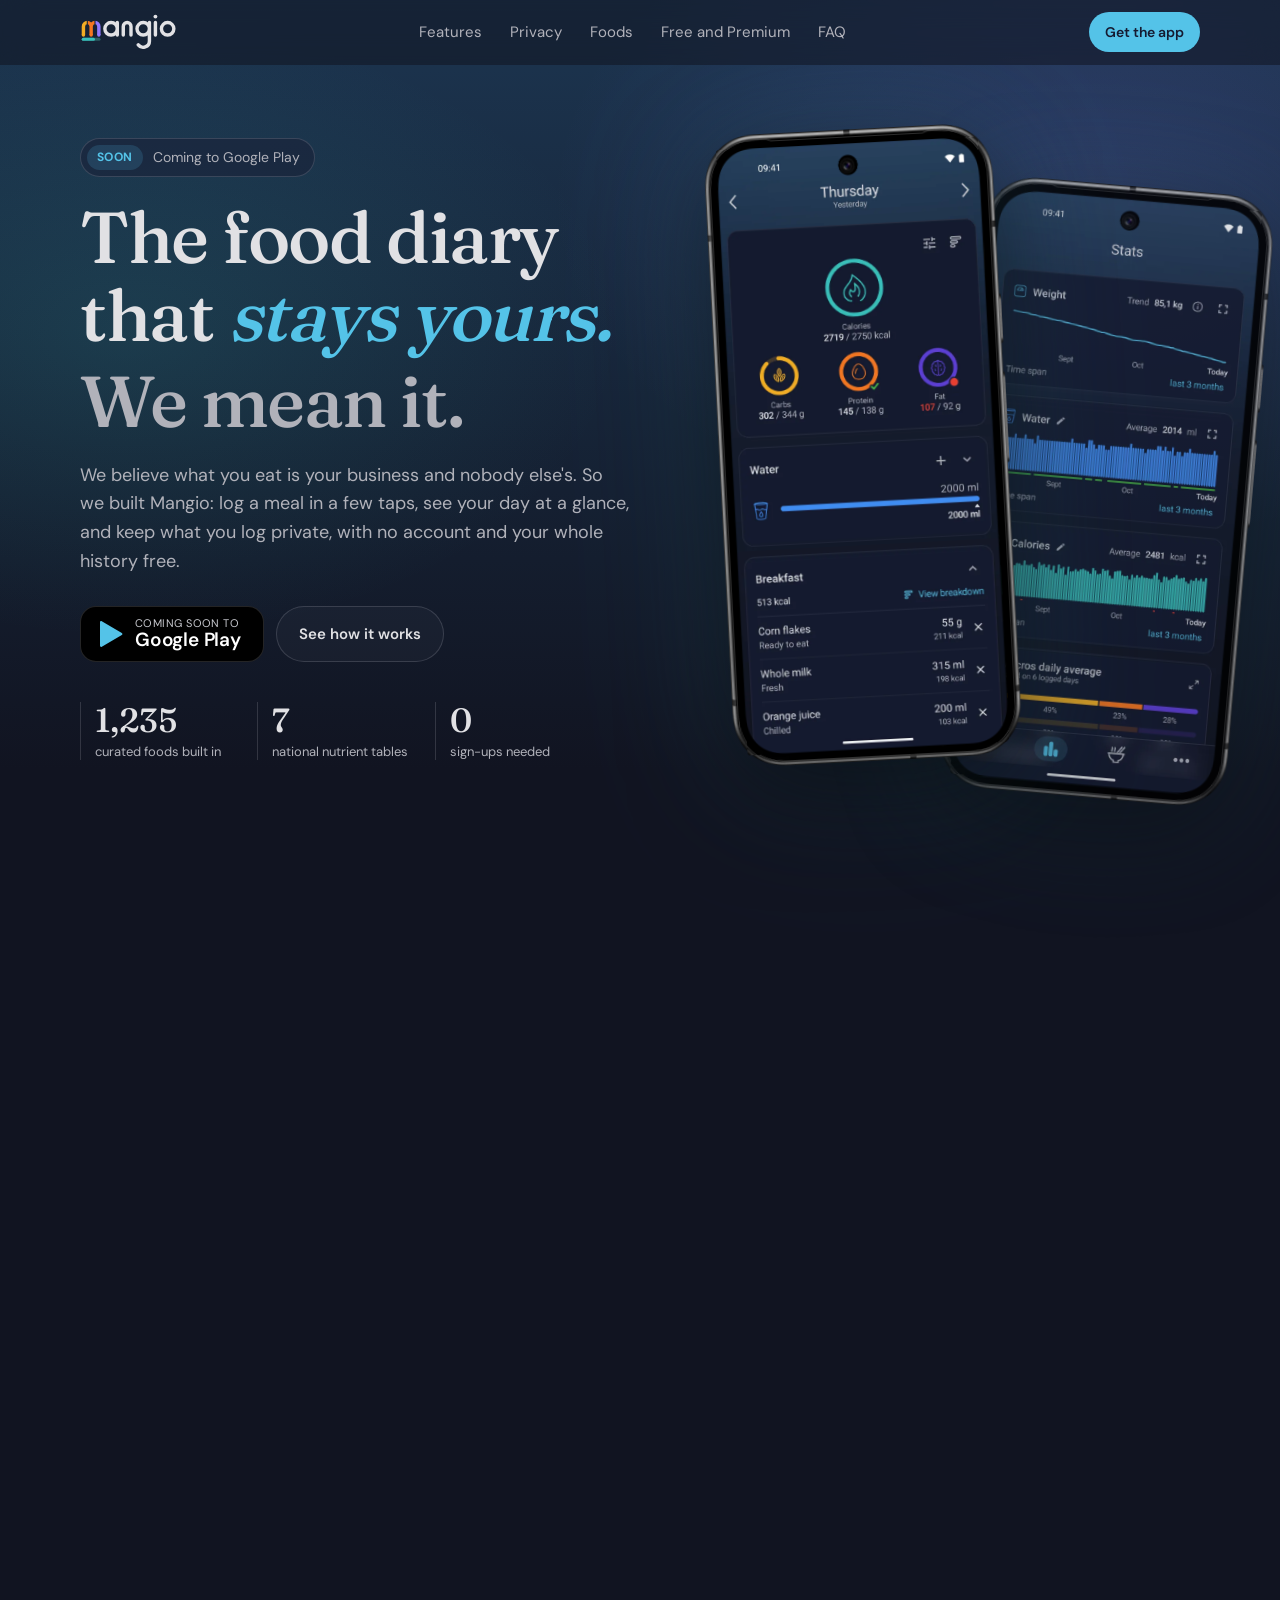
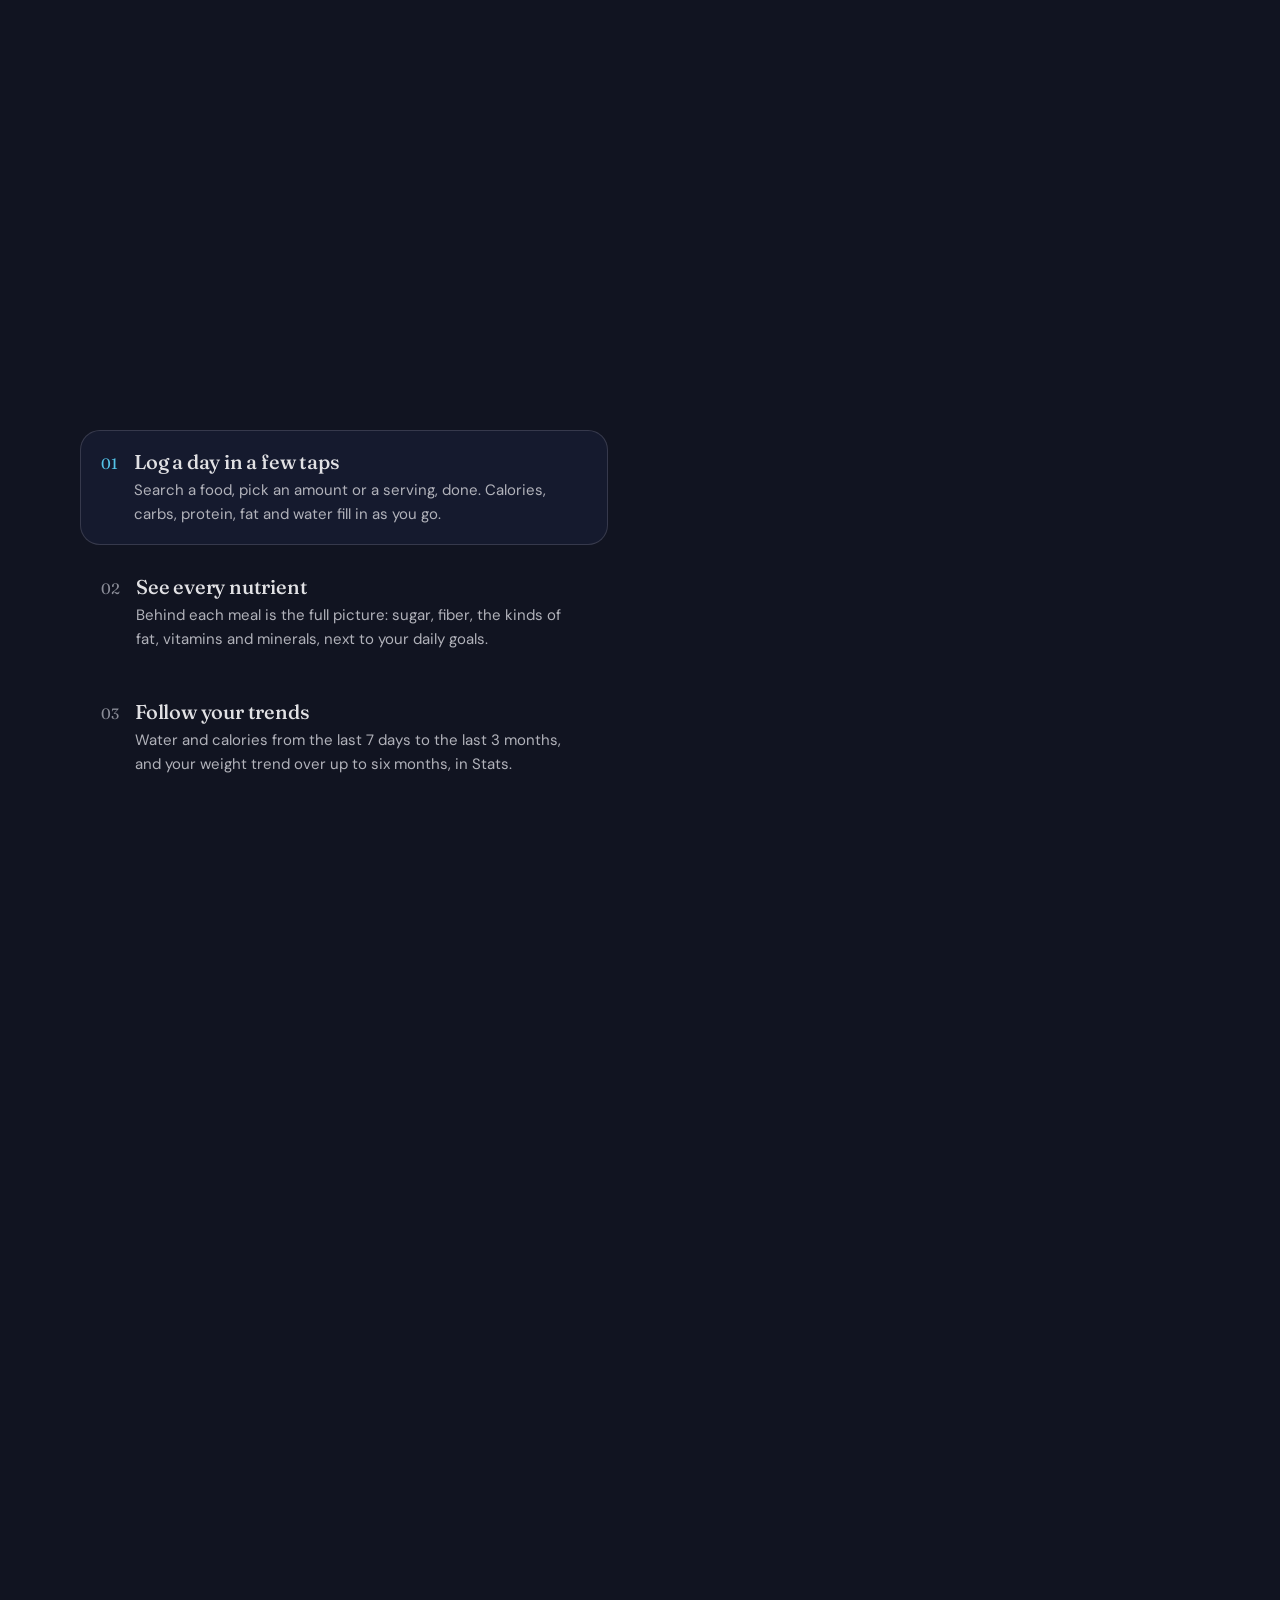
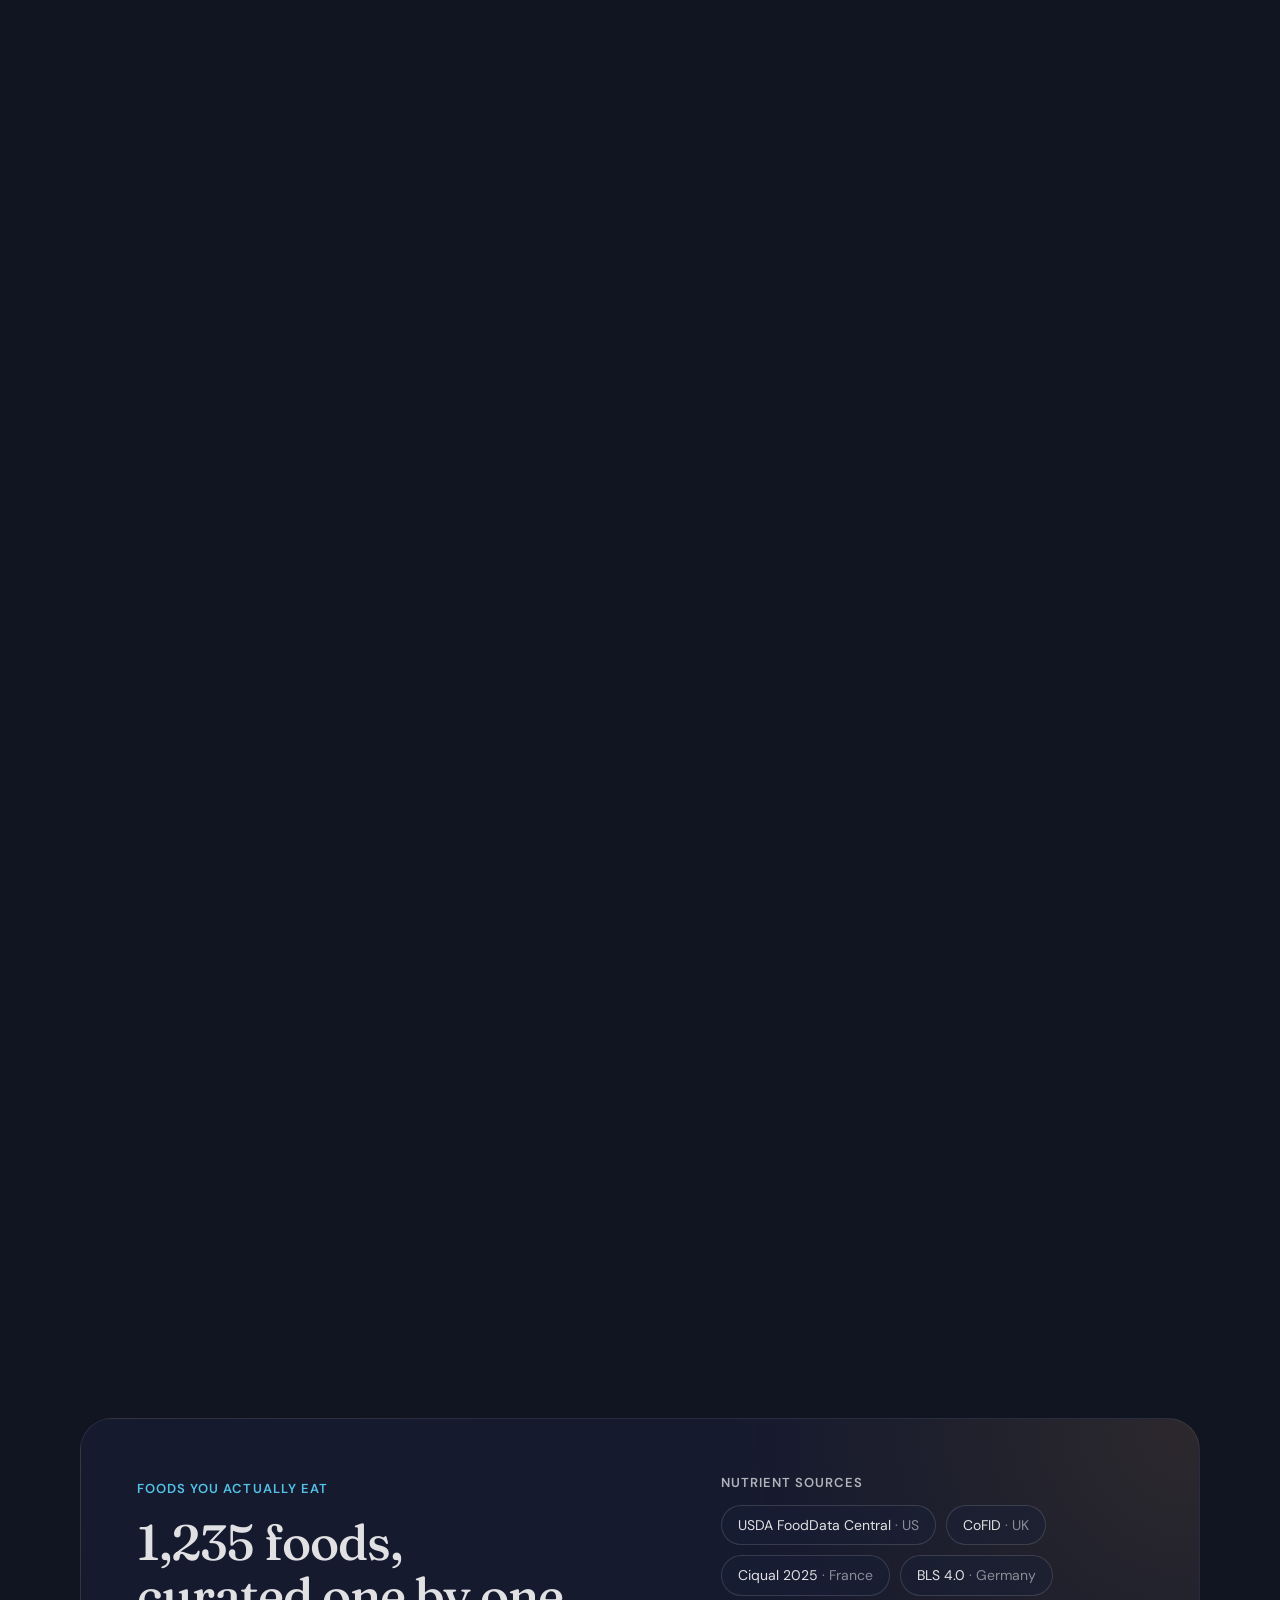
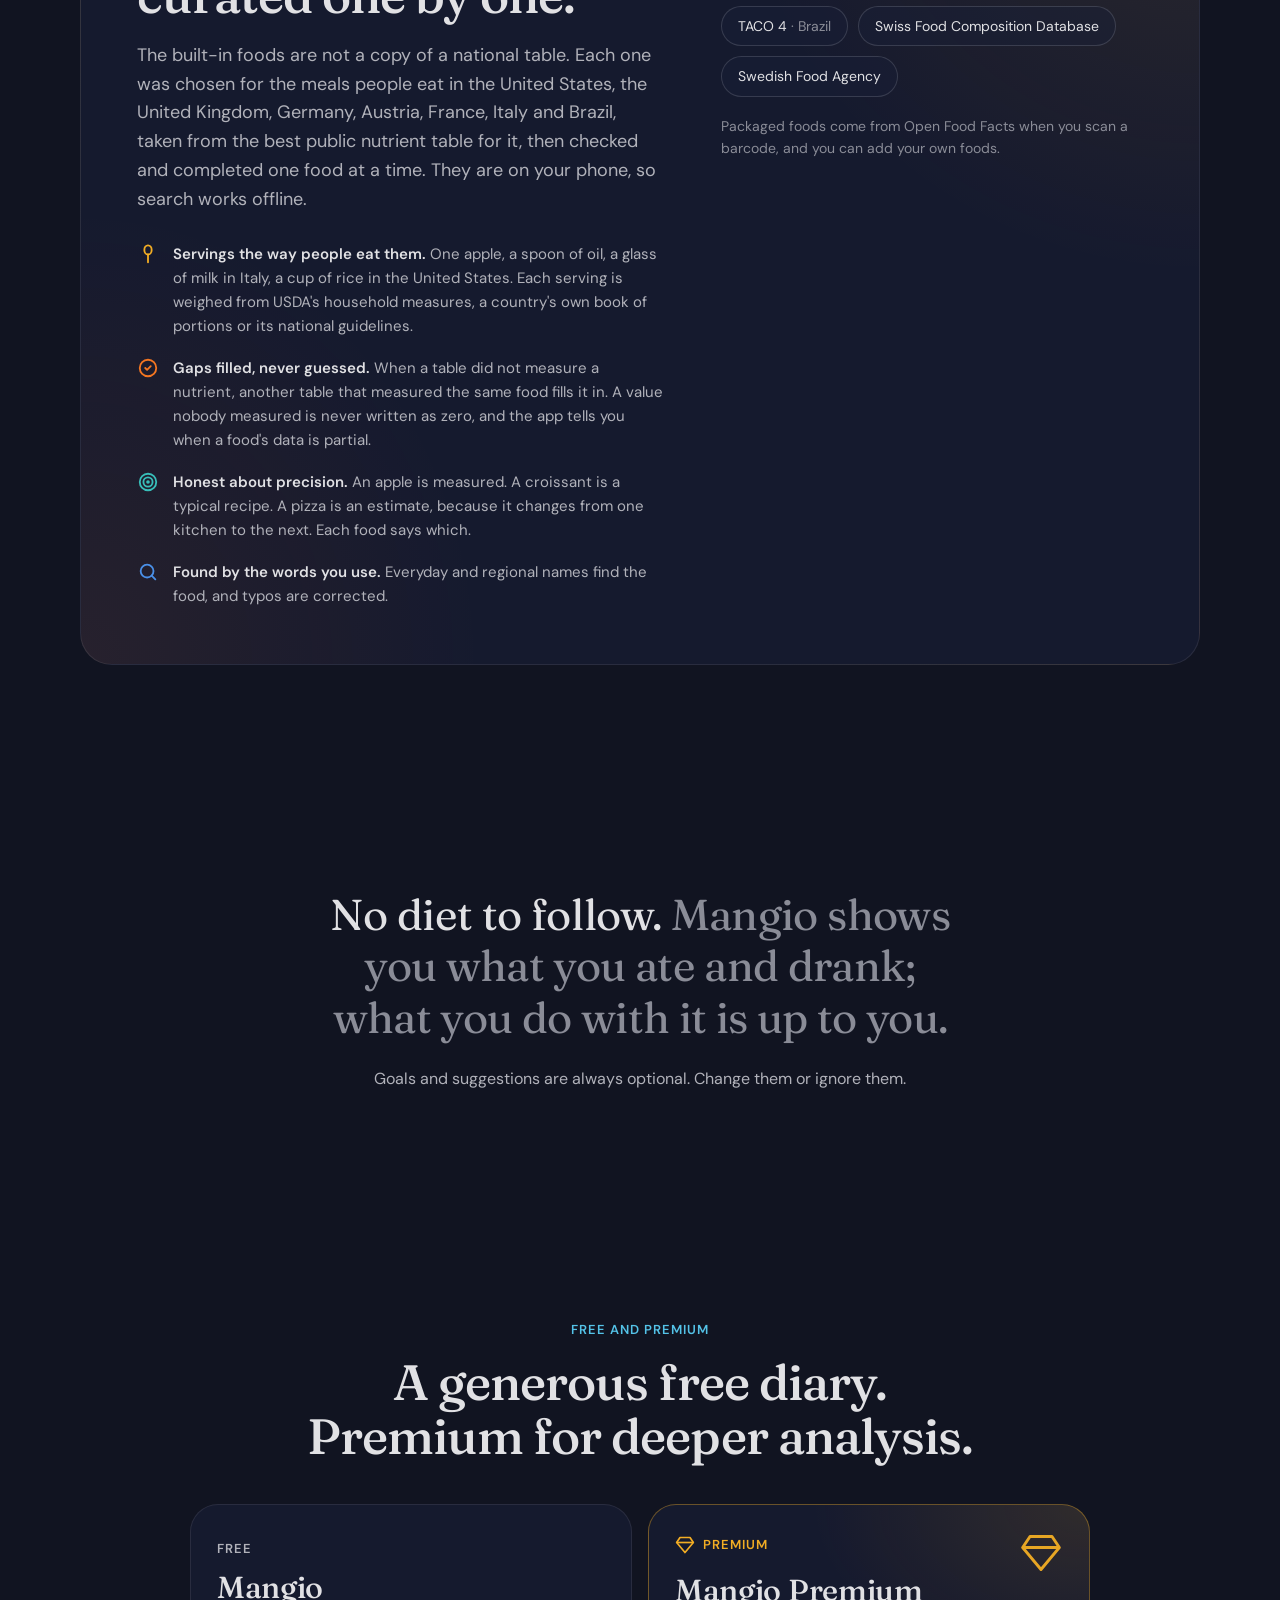
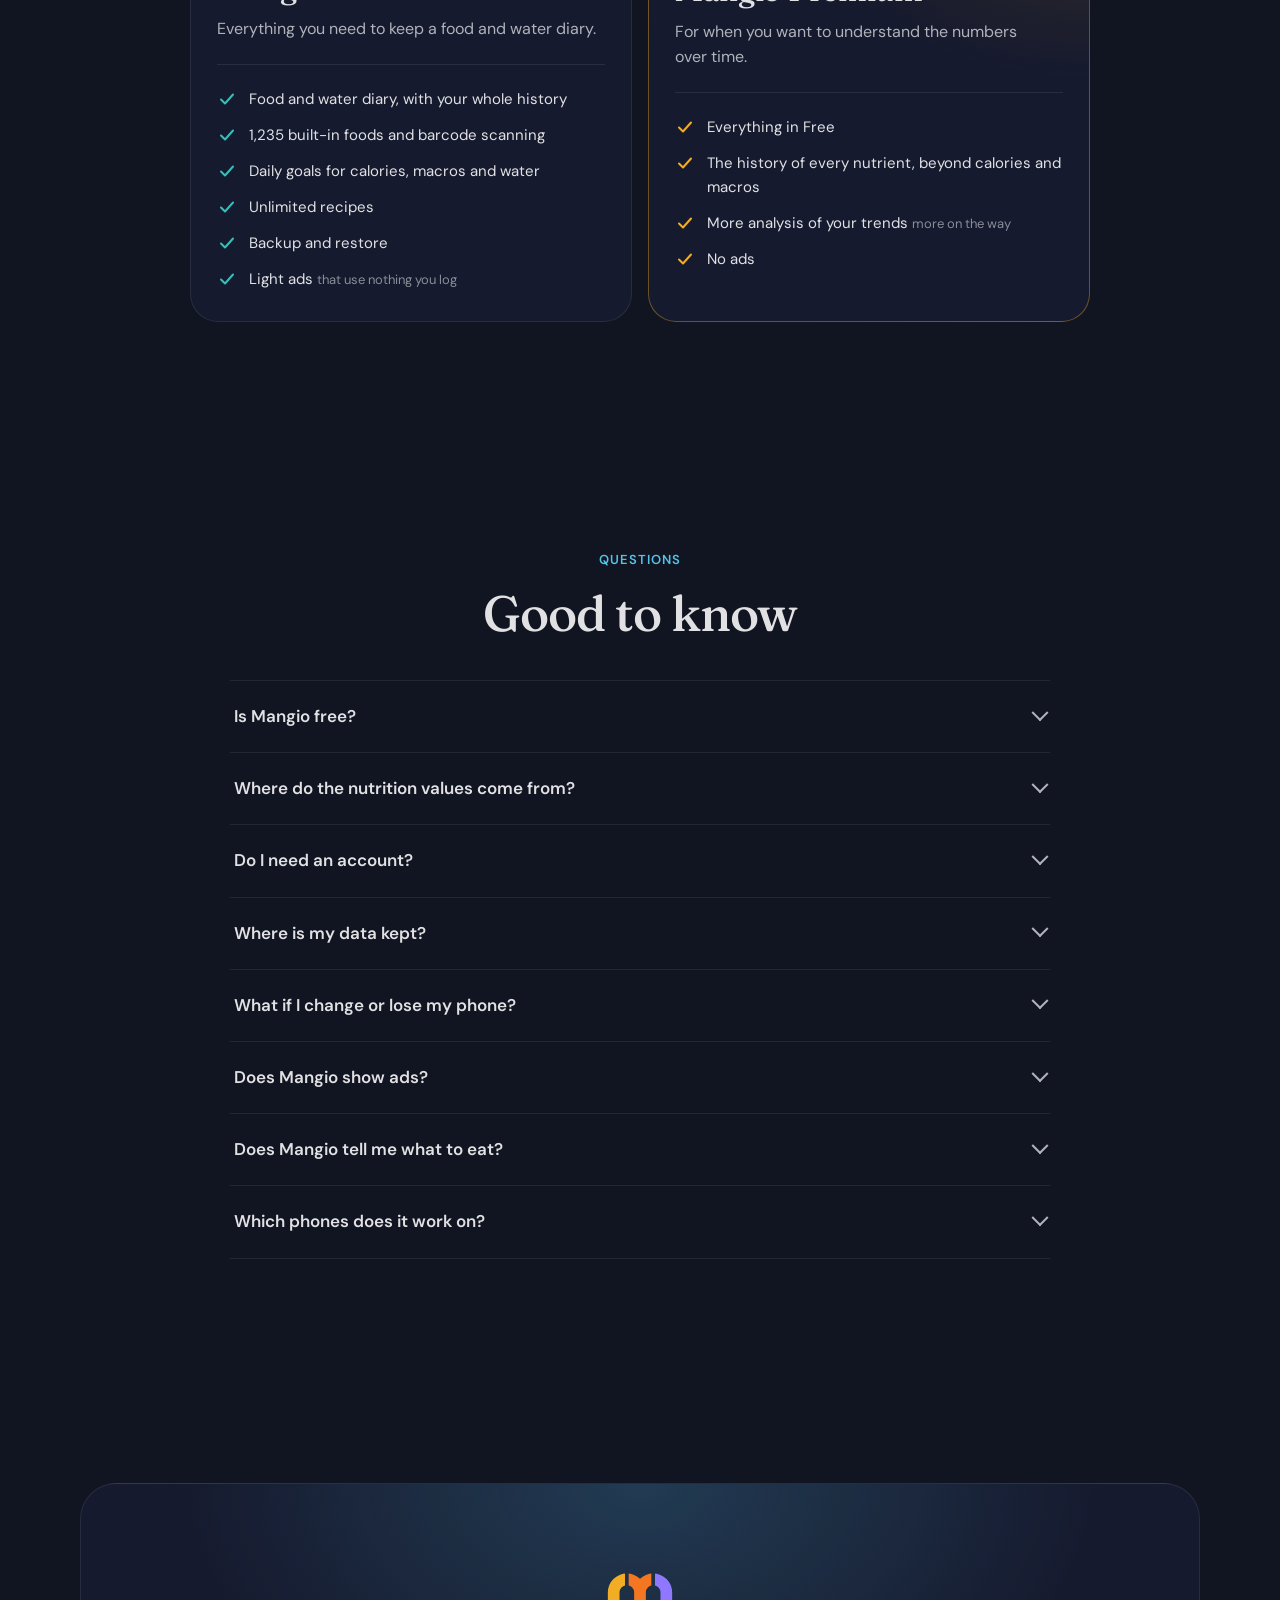
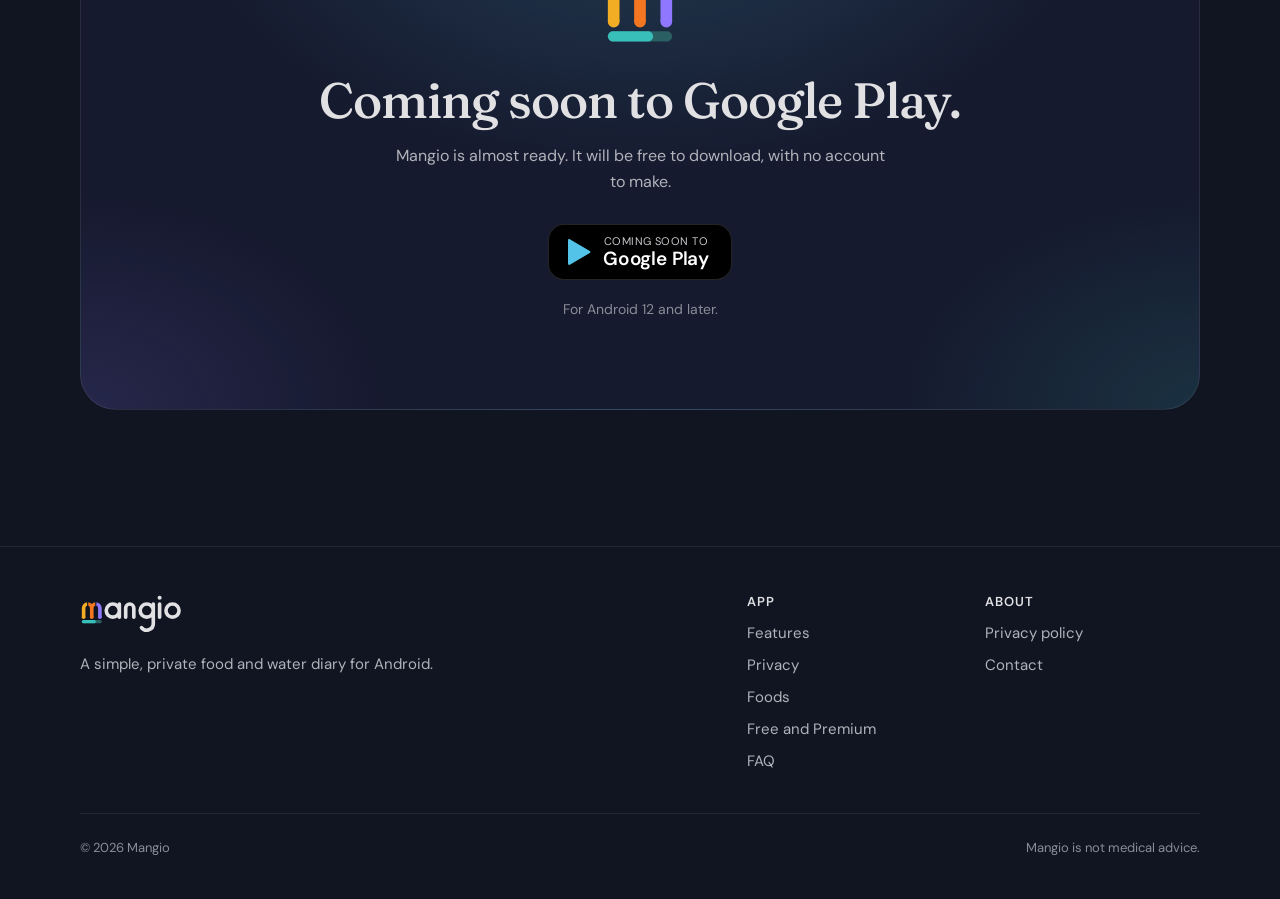
<file: index.html>
<!doctype html>
<html lang="en">
<head>
  <meta charset="utf-8">
  <meta name="viewport" content="width=device-width, initial-scale=1, viewport-fit=cover">
  <title>Mangio: a private food and water diary for Android</title>
  <meta name="description" content="Mangio is a simple food and water diary for Android. No account, what you log is never sent anywhere, 1,235 built-in foods from national nutrient tables, and a free diary that keeps your whole history.">
  <link rel="canonical" href="https://mangiodiary.com/">
  <meta name="theme-color" content="#111421">
  <meta name="color-scheme" content="dark">

  <link rel="icon" href="/favicon.svg" type="image/svg+xml">
  <link rel="apple-touch-icon" href="/assets/img/apple-touch-icon.png">

  <meta property="og:type" content="website">
  <meta property="og:site_name" content="Mangio">
  <meta property="og:title" content="Mangio: a private food and water diary">
  <meta property="og:description" content="Log what you eat and drink in a few taps. No account, nothing you log is sent anywhere, and your whole history is free to keep.">
  <meta property="og:url" content="https://mangiodiary.com/">
  <meta property="og:image" content="https://mangiodiary.com/assets/img/icon-512.png">
  <meta name="twitter:card" content="summary">

  <link rel="preload" href="/assets/fonts/fraunces.woff2" as="font" type="font/woff2" crossorigin>
  <link rel="preload" href="/assets/fonts/dm-sans.woff2" as="font" type="font/woff2" crossorigin>
  <link rel="stylesheet" href="/assets/css/site.css">

  <script type="application/ld+json">
  {
    "@context": "https://schema.org",
    "@type": "MobileApplication",
    "name": "Mangio",
    "alternateName": "Mangio: Food and water diary",
    "operatingSystem": "Android 12 or later",
    "applicationCategory": "HealthApplication",
    "description": "A simple, private food and water diary. No account, 1,235 built-in foods from national nutrient tables, barcode scanning, recipes, and backup to a file.",
    "url": "https://mangiodiary.com/",
    "offers": { "@type": "Offer", "price": "0", "priceCurrency": "EUR" }
  }
  </script>
  <script>document.documentElement.classList.add("js");</script>
</head>
<body>
  <a class="skip" href="#main">Skip to content</a>
  <div class="backdrop" aria-hidden="true"></div>

  <header class="site-header" id="top">
    <nav class="wrap nav" aria-label="Main">
      <a class="brand" href="/" aria-label="Mangio home">
        <svg viewBox="6 9 226 84" aria-hidden="true"><use href="#wordmark"/></svg>
      </a>
      <ul class="nav-links">
        <li><a href="#features">Features</a></li>
        <li><a href="#privacy">Privacy</a></li>
        <li><a href="#foods">Foods</a></li>
        <li><a href="#plans">Free and Premium</a></li>
        <li><a href="#faq">FAQ</a></li>
      </ul>
      <a class="btn btn-primary btn-small" href="#get">Get the app</a>
    </nav>
  </header>

  <main id="main">
    <!-- Hero -->
    <section class="hero">
      <div class="wrap hero-grid">
        <div>
          <span class="pill"><b>Soon</b> Coming to Google Play</span>
          <h1>The food diary that <em>stays yours.</em> <span class="h1-coda">We mean it.</span></h1>
          <p class="lead">We believe what you eat is your business and nobody else's. So we built Mangio: log a meal in a few taps, see your day at a glance, and keep what you log private, with no account and your whole history free.</p>
          <div class="hero-actions">
            <a class="store" href="#get" aria-label="Coming soon to Google Play">
              <svg viewBox="0 0 26 28" aria-hidden="true"><path d="M3 2.2v23.6c0 .9 1 1.5 1.8 1l20-11.8c.8-.5.8-1.6 0-2.1L4.8 1.2C4 .7 3 1.3 3 2.2z" fill="#54c3e8"/></svg>
              <span><small>Coming soon to</small><strong>Google Play</strong></span>
            </a>
            <a class="btn btn-ghost" href="#features">See how it works</a>
          </div>
          <ul class="facts">
            <li><strong>1,235</strong><span>curated foods built in</span></li>
            <li><strong>7</strong><span>national nutrient tables</span></li>
            <li><strong>0</strong><span>sign-ups needed</span></li>
          </ul>
        </div>
        <div class="hero-phones">
          <div class="phone phone-back" aria-hidden="true">
            <img class="frame" src="/assets/img/pixel9-frame.webp" alt="" width="600" height="1268">
            <img class="screen" src="/assets/img/screen-stats-90.webp" alt="" width="720" height="1616" loading="lazy">
            <img class="mask" src="/assets/img/pixel9-mask.webp" alt="" width="541" height="1214">
          </div>
          <div class="phone phone-front">
            <img class="frame" src="/assets/img/pixel9-frame.webp" alt="" width="600" height="1268">
            <img class="screen" src="/assets/img/screen-day.webp" alt="A day in Mangio: calories, carbs, protein and fat against the day's goals, water, and breakfast with corn flakes, milk and orange juice." width="720" height="1616" fetchpriority="high">
            <img class="mask" src="/assets/img/pixel9-mask.webp" alt="" width="541" height="1214">
          </div>
        </div>
      </div>
    </section>

    <!-- Why -->
    <section class="section" id="why" aria-labelledby="why-title">
      <div class="wrap">
        <div class="section-head reveal">
          <span class="eyebrow">Why Mangio</span>
          <h2 id="why-title">Simple to use. Private by design. Yours to keep.</h2>
        </div>
        <div class="grid-3">
          <article class="card reveal">
            <div class="icon-dot c-calories" aria-hidden="true">
              <svg viewBox="0 0 24 24" fill="none" stroke="currentColor" stroke-width="2" stroke-linecap="round" stroke-linejoin="round"><circle cx="12" cy="8" r="4"/><path d="M4 21c0-4 3.6-7 8-7s8 3 8 7"/><path d="M3 3l18 18"/></svg>
            </div>
            <h3>No account</h3>
            <p>Open the app and start logging. It never asks for your name, email or phone number, and every feature works without signing up.</p>
          </article>
          <article class="card reveal">
            <div class="icon-dot c-fat" aria-hidden="true">
              <svg viewBox="0 0 24 24" fill="none" stroke="currentColor" stroke-width="2" stroke-linecap="round" stroke-linejoin="round"><rect x="4" y="11" width="16" height="10" rx="2"/><path d="M8 11V7a4 4 0 0 1 8 0v4"/></svg>
            </div>
            <h3>What you log stays private</h3>
            <p>Your diary is kept on your phone. What you eat, drink and weigh is never in statistics, crash reports or ad requests, and there is no server holding a copy.</p>
          </article>
          <article class="card reveal">
            <div class="icon-dot c-carbs" aria-hidden="true">
              <svg viewBox="0 0 24 24" fill="none" stroke="currentColor" stroke-width="2" stroke-linecap="round" stroke-linejoin="round"><path d="M4 19.5V5a2 2 0 0 1 2-2h12v18H6a2 2 0 0 1-2-1.5z"/><path d="M4 19.5A2 2 0 0 1 6 18h12"/><path d="M9 7h5"/></svg>
            </div>
            <h3>Your history, free</h3>
            <p>The diary, your foods and recipes, and backup and restore are all free. Your history is never locked behind a subscription.</p>
          </article>
        </div>
      </div>
    </section>

    <!-- Features -->
    <section class="section" id="features" aria-labelledby="features-title">
      <div class="wrap">
        <div class="section-head reveal">
          <span class="eyebrow">Every day, in one place</span>
          <h2 id="features-title">Everything you eat and drink, without the clutter.</h2>
          <p>The main screens stay simple. The details are one tap away when you want them.</p>
        </div>

        <div class="features">
          <div class="phone-wrap reveal">
            <div class="phone phone-swap">
              <img class="frame" src="/assets/img/pixel9-frame.webp" alt="" width="600" height="1268">
              <img class="screen" id="feature-shot" src="/assets/img/screen-day.webp" alt="A day in Mangio: calories, carbs, protein and fat against the day's goals, water, and breakfast." width="720" height="1616" loading="lazy">
              <img class="mask" src="/assets/img/pixel9-mask.webp" alt="" width="541" height="1214">
            </div>
            <div class="span-switch" role="group" aria-label="Time span shown in Stats" hidden>
              <button type="button" aria-pressed="false" data-src="/assets/img/screen-stats-7.webp" data-alt="Stats over the last 7 days: water and calories for each day, and the weight trend over 30 days.">7 days</button>
              <button type="button" aria-pressed="true" data-src="/assets/img/screen-stats-90.webp" data-alt="Stats over the last 3 months: the weight trend, and water and calories for each of the last 90 days.">3 months</button>
            </div>
          </div>
          <ul class="feature-list" role="tablist" aria-label="Features">
            <li>
              <button class="feature-tab" role="tab" aria-selected="true" aria-controls="feature-shot"
                      data-src="/assets/img/screen-day.webp"
                      data-alt="A day in Mangio: calories, carbs, protein and fat against the day's goals, water, and breakfast.">
                <span class="num">01</span>
                <h3>Log a day in a few taps</h3>
                <p>Search a food, pick an amount or a serving, done. Calories, carbs, protein, fat and water fill in as you go.</p>
              </button>
            </li>
            <li>
              <button class="feature-tab" role="tab" aria-selected="false" aria-controls="feature-shot"
                      data-src="/assets/img/screen-breakdown.webp"
                      data-alt="A meal's breakdown: energy, carbohydrate, sugar, fiber, protein, the kinds of fat and calcium, each against the day's goal.">
                <span class="num">02</span>
                <h3>See every nutrient</h3>
                <p>Behind each meal is the full picture: sugar, fiber, the kinds of fat, vitamins and minerals, next to your daily goals.</p>
              </button>
            </li>
            <li>
              <button class="feature-tab" role="tab" aria-selected="false" aria-controls="feature-shot"
                      data-src="/assets/img/screen-stats-90.webp" data-trends
                      data-alt="Stats over the last 3 months: the weight trend, and water and calories for each of the last 90 days.">
                <span class="num">03</span>
                <h3>Follow your trends</h3>
                <p>Water and calories from the last 7 days to the last 3 months, and your weight trend over up to six months, in Stats.</p>
              </button>
            </li>
          </ul>
        </div>

        <div class="also">
          <article class="card reveal">
            <h3><svg class="c-primary" viewBox="0 0 24 24" fill="none" stroke="currentColor" stroke-width="2" stroke-linecap="round" aria-hidden="true"><path d="M4 6v12M8 6v12M11 6v12M15 6v12M18 6v12M21 6v12"/></svg>Scan barcodes</h3>
            <p>Scan a packaged food to find it, or look it up on Open Food Facts and save it.</p>
          </article>
          <article class="card reveal">
            <h3><svg class="c-water" viewBox="0 0 24 24" fill="none" stroke="currentColor" stroke-width="2" stroke-linejoin="round" aria-hidden="true"><path d="M12 3s6 6.5 6 11a6 6 0 0 1-12 0c0-4.5 6-11 6-11z"/></svg>Drinks count as water</h3>
            <p>Log a coffee, a milk or a juice and its water is added to your day. You can turn this off.</p>
          </article>
          <article class="card reveal">
            <h3><svg class="c-protein" viewBox="0 0 24 24" fill="none" stroke="currentColor" stroke-width="2" stroke-linecap="round" stroke-linejoin="round" aria-hidden="true"><path d="M3 11h18a9 9 0 0 1-18 0z"/><path d="M8 7c0-1.5 1-2 1-3.5M12 7c0-1.5 1-2 1-3.5"/></svg>Unlimited recipes</h3>
            <p>Combine the foods you often eat together into a recipe you can log in one tap.</p>
          </article>
          <article class="card reveal">
            <h3><svg class="c-calories" viewBox="0 0 24 24" fill="none" stroke="currentColor" stroke-width="2" stroke-linecap="round" stroke-linejoin="round" aria-hidden="true"><rect x="4" y="4" width="16" height="16" rx="4"/><path d="M9 10a3 3 0 0 1 6 0M12 10l1.5-1.5"/></svg>Health Connect</h3>
            <p>Bring in your weight and height from Health Connect, and share the weights you enter with your other apps.</p>
          </article>
          <article class="card reveal">
            <h3><svg class="c-carbs" viewBox="0 0 24 24" fill="none" stroke="currentColor" stroke-width="2" stroke-linecap="round" stroke-linejoin="round" aria-hidden="true"><path d="M14 3H7a2 2 0 0 0-2 2v14a2 2 0 0 0 2 2h10a2 2 0 0 0 2-2V8z"/><path d="M14 3v5h5M12 11v6M9 14l3 3 3-3"/></svg>Backup to a file</h3>
            <p>Save all your data to a file you keep wherever you like, and restore it on a new phone.</p>
          </article>
          <article class="card reveal">
            <h3><svg class="c-carbs" viewBox="0 0 24 24" fill="none" stroke="currentColor" stroke-width="2" stroke-linecap="round" stroke-linejoin="round" aria-hidden="true"><path d="M6 16V11a6 6 0 0 1 12 0v5l1.5 2h-15z"/><path d="M10 21h4"/></svg>Reminders</h3>
            <p>Reminders for meals, water and weighing in, at the times you choose, with another time at weekends if you like.</p>
          </article>
          <article class="card wide reveal">
            <div>
              <h3><svg class="c-fat" viewBox="0 0 24 24" fill="none" stroke="currentColor" stroke-width="2" stroke-linecap="round" stroke-linejoin="round" aria-hidden="true"><rect x="3" y="3" width="8" height="8" rx="2"/><rect x="13" y="3" width="8" height="8" rx="2"/><rect x="3" y="13" width="8" height="8" rx="2"/><path d="M17 14v6M14 17h6"/></svg>Home screen widgets</h3>
              <p>See today's calories, water, carbs, protein and fat on your home screen, without opening the app. Smaller widgets show the day's water or calories, and a tap adds water or logs a food.</p>
            </div>
            <img class="widget-shot" src="/assets/img/widget-today-4x2.webp" alt="The Today widget on a home screen: 1373 of 2750 kcal, with water 470 ml, carbs 182 g, protein 83 g and fat 34 g." width="952" height="566" loading="lazy">
          </article>
        </div>
      </div>
    </section>

    <!-- Private by design -->
    <section class="section" id="privacy" aria-labelledby="privacy-title">
      <div class="wrap">
        <div class="section-head reveal">
          <span class="eyebrow">Private by design</span>
          <h2 id="privacy-title">What you log stays on your phone.</h2>
          <p>Most food diaries ask for an account and keep your diary on their servers. Mangio doesn't. Privacy isn't a setting here, it's how the app is made: every feature is checked against one rule before it is built, that what you log never leaves your phone through the app.</p>
        </div>
        <div class="promises">
          <article class="card reveal">
            <div class="icon-dot c-calories" aria-hidden="true"><svg viewBox="0 0 24 24" fill="none" stroke="currentColor" stroke-width="2" stroke-linecap="round" stroke-linejoin="round"><circle cx="12" cy="8" r="4"/><path d="M4 21c0-4 3.6-7 8-7s8 3 8 7"/><path d="M3 3l18 18"/></svg></div>
            <h3>No account, ever</h3>
            <p>Every feature works without signing up. Mangio never asks for your name, email or phone number.</p>
          </article>
          <article class="card reveal">
            <div class="icon-dot c-water" aria-hidden="true"><svg viewBox="0 0 24 24" fill="none" stroke="currentColor" stroke-width="2" stroke-linecap="round" stroke-linejoin="round"><rect x="3" y="4" width="18" height="7" rx="2"/><rect x="3" y="13" width="18" height="7" rx="2"/><path d="M3 3l18 18"/></svg></div>
            <h3>No server holds your diary</h3>
            <p>Your foods, meals, water, weight and goals are stored on your phone, and every number you see is worked out there.</p>
          </article>
          <article class="card reveal">
            <div class="icon-dot c-fat" aria-hidden="true"><svg viewBox="0 0 24 24" fill="none" stroke="currentColor" stroke-width="2" stroke-linecap="round" stroke-linejoin="round"><rect x="4" y="11" width="16" height="10" rx="2"/><path d="M8 11V7a4 4 0 0 1 8 0v4"/></svg></div>
            <h3>Never in what the app sends</h3>
            <p>What you eat, drink and weigh is never in usage statistics, crash reports or ad requests. Not a food, not an amount, not a goal.</p>
          </article>
          <article class="card reveal">
            <div class="icon-dot c-carbs" aria-hidden="true"><svg viewBox="0 0 24 24" fill="none" stroke="currentColor" stroke-width="2" stroke-linecap="round" stroke-linejoin="round"><path d="M14 3H7a2 2 0 0 0-2 2v14a2 2 0 0 0 2 2h10a2 2 0 0 0 2-2V8z"/><path d="M14 3v5h5M12 11v6M9 14l3 3 3-3"/></svg></div>
            <h3>Your backup, your choice</h3>
            <p>Save everything to a file and keep it wherever you like: a folder on your phone, a drive of your own.</p>
          </article>
        </div>
        <div class="card sends reveal">
          <div>
            <h3>What the app does send</h3>
            <p>No app is silent, so here is all of it.</p>
            <a class="sends-link" href="/privacy/">Read the privacy policy</a>
          </div>
          <ul>
            <li><strong>A barcode</strong>, to Open Food Facts, when you scan a product that is not on your phone yet. Nothing about you or what you eat.</li>
            <li><strong>Anonymous usage counts and crash reports</strong>, to Google, with your consent where the law asks. They say that something happened, never what.</li>
            <li><strong>What Google needs to show ads</strong> in the free app. Nothing you log is ever in it, and Premium removes the ads.</li>
            <li><strong>Your purchase of Premium</strong>, through Google Play. We never see your payment details.</li>
          </ul>
        </div>
      </div>
    </section>

    <!-- Foods -->
    <section class="section" id="foods" aria-labelledby="foods-title">
      <div class="wrap">
        <div class="foods-panel reveal">
          <div>
            <span class="eyebrow">Foods you actually eat</span>
            <h2 id="foods-title">1,235 foods, curated one by one.</h2>
            <p class="lead" style="margin-top:18px">The built-in foods are not a copy of a national table. Each one was chosen for the meals people eat in the United States, the United Kingdom, Germany, Austria, France, Italy and Brazil, taken from the best public nutrient table for it, then checked and completed one food at a time. They are on your phone, so search works offline.</p>
            <ul class="curation">
              <li><svg class="c-carbs" viewBox="0 0 24 24" fill="none" stroke="currentColor" stroke-width="2" stroke-linecap="round" stroke-linejoin="round" aria-hidden="true"><ellipse cx="12" cy="7.5" rx="4" ry="5"/><path d="M12 12.5V21"/></svg><span><strong>Servings the way people eat them.</strong> One apple, a spoon of oil, a glass of milk in Italy, a cup of rice in the United States. Each serving is weighed from USDA's household measures, a country's own book of portions or its national guidelines.</span></li>
              <li><svg class="c-protein" viewBox="0 0 24 24" fill="none" stroke="currentColor" stroke-width="2" stroke-linecap="round" stroke-linejoin="round" aria-hidden="true"><path d="M9 12l2 2 4-4"/><circle cx="12" cy="12" r="9"/></svg><span><strong>Gaps filled, never guessed.</strong> When a table did not measure a nutrient, another table that measured the same food fills it in. A value nobody measured is never written as zero, and the app tells you when a food's data is partial.</span></li>
              <li><svg class="c-calories" viewBox="0 0 24 24" fill="none" stroke="currentColor" stroke-width="2" stroke-linecap="round" aria-hidden="true"><circle cx="12" cy="12" r="9"/><circle cx="12" cy="12" r="5"/><circle cx="12" cy="12" r="1"/></svg><span><strong>Honest about precision.</strong> An apple is measured. A croissant is a typical recipe. A pizza is an estimate, because it changes from one kitchen to the next. Each food says which.</span></li>
              <li><svg class="c-water" viewBox="0 0 24 24" fill="none" stroke="currentColor" stroke-width="2" stroke-linecap="round" aria-hidden="true"><circle cx="11" cy="11" r="7"/><path d="M20 20l-4-4"/></svg><span><strong>Found by the words you use.</strong> Everyday and regional names find the food, and typos are corrected.</span></li>
            </ul>
          </div>
          <div class="foods-side">
            <h3>Nutrient sources</h3>
            <ul class="sources" aria-label="Nutrient sources">
              <li>USDA FoodData Central <span>· US</span></li>
              <li>CoFID <span>· UK</span></li>
              <li>Ciqual 2025 <span>· France</span></li>
              <li>BLS 4.0 <span>· Germany</span></li>
              <li>TACO 4 <span>· Brazil</span></li>
              <li>Swiss Food Composition Database</li>
              <li>Swedish Food Agency</li>
            </ul>
            <p>Packaged foods come from Open Food Facts when you scan a barcode, and you can add your own foods.</p>
          </div>
        </div>
      </div>
    </section>

    <!-- Statement -->
    <section class="section statement" aria-label="How Mangio works">
      <div class="wrap reveal">
        <blockquote>No diet to follow. <span>Mangio shows you what you ate and drank; what you do with it is up to you.</span></blockquote>
        <p>Goals and suggestions are always optional. Change them or ignore them.</p>
      </div>
    </section>

    <!-- Plans -->
    <section class="section" id="plans" aria-labelledby="plans-title">
      <div class="wrap">
        <div class="section-head center reveal">
          <span class="eyebrow">Free and Premium</span>
          <h2 id="plans-title">A generous free diary. Premium for deeper analysis.</h2>
        </div>
        <div class="plans">
          <article class="card plan reveal">
            <span class="tag">Free</span>
            <h3>Mangio</h3>
            <p>Everything you need to keep a food and water diary.</p>
            <ul>
              <li><svg viewBox="0 0 20 20" fill="none" stroke="currentColor" stroke-width="2" stroke-linecap="round" stroke-linejoin="round" aria-hidden="true"><path d="M4 10.5l4 4 8-9"/></svg><span>Food and water diary, with your whole history</span></li>
              <li><svg viewBox="0 0 20 20" fill="none" stroke="currentColor" stroke-width="2" stroke-linecap="round" stroke-linejoin="round" aria-hidden="true"><path d="M4 10.5l4 4 8-9"/></svg><span>1,235 built-in foods and barcode scanning</span></li>
              <li><svg viewBox="0 0 20 20" fill="none" stroke="currentColor" stroke-width="2" stroke-linecap="round" stroke-linejoin="round" aria-hidden="true"><path d="M4 10.5l4 4 8-9"/></svg><span>Daily goals for calories, macros and water</span></li>
              <li><svg viewBox="0 0 20 20" fill="none" stroke="currentColor" stroke-width="2" stroke-linecap="round" stroke-linejoin="round" aria-hidden="true"><path d="M4 10.5l4 4 8-9"/></svg><span>Unlimited recipes</span></li>
              <li><svg viewBox="0 0 20 20" fill="none" stroke="currentColor" stroke-width="2" stroke-linecap="round" stroke-linejoin="round" aria-hidden="true"><path d="M4 10.5l4 4 8-9"/></svg><span>Backup and restore</span></li>
              <li><svg viewBox="0 0 20 20" fill="none" stroke="currentColor" stroke-width="2" stroke-linecap="round" stroke-linejoin="round" aria-hidden="true"><path d="M4 10.5l4 4 8-9"/></svg><span>Light ads <small>that use nothing you log</small></span></li>
            </ul>
          </article>
          <article class="card plan premium reveal">
            <svg class="diamond-big" viewBox="0 0 24 24" fill="none" stroke="#f2ad24" stroke-width="1.6" stroke-linejoin="round" aria-hidden="true"><path d="M6 3h12l4 6-10 12L2 9z"/><path d="M2 9h20"/></svg>
            <span class="tag"><svg class="diamond" viewBox="0 0 24 24" fill="none" stroke="#f2ad24" stroke-width="2" stroke-linejoin="round" aria-hidden="true"><path d="M6 3h12l4 6-10 12L2 9z"/><path d="M2 9h20"/></svg>Premium</span>
            <h3>Mangio Premium</h3>
            <p>For when you want to understand the numbers over time.</p>
            <ul>
              <li><svg viewBox="0 0 20 20" fill="none" stroke="currentColor" stroke-width="2" stroke-linecap="round" stroke-linejoin="round" aria-hidden="true"><path d="M4 10.5l4 4 8-9"/></svg><span>Everything in Free</span></li>
              <li><svg viewBox="0 0 20 20" fill="none" stroke="currentColor" stroke-width="2" stroke-linecap="round" stroke-linejoin="round" aria-hidden="true"><path d="M4 10.5l4 4 8-9"/></svg><span>The history of every nutrient, beyond calories and macros</span></li>
              <li><svg viewBox="0 0 20 20" fill="none" stroke="currentColor" stroke-width="2" stroke-linecap="round" stroke-linejoin="round" aria-hidden="true"><path d="M4 10.5l4 4 8-9"/></svg><span>More analysis of your trends <small>more on the way</small></span></li>
              <li><svg viewBox="0 0 20 20" fill="none" stroke="currentColor" stroke-width="2" stroke-linecap="round" stroke-linejoin="round" aria-hidden="true"><path d="M4 10.5l4 4 8-9"/></svg><span>No ads</span></li>
            </ul>
          </article>
        </div>
      </div>
    </section>

    <!-- FAQ -->
    <section class="section" id="faq" aria-labelledby="faq-title">
      <div class="wrap">
        <div class="section-head center reveal">
          <span class="eyebrow">Questions</span>
          <h2 id="faq-title">Good to know</h2>
        </div>
        <div class="faq">
          <details>
            <summary>Is Mangio free?</summary>
            <div class="answer"><p>Yes. The diary, the built-in foods, barcode scanning, recipes, and backup and restore are free. Premium adds deeper analysis and removes the ads.</p></div>
          </details>
          <details>
            <summary>Where do the nutrition values come from?</summary>
            <div class="answer">
              <p>The 1,235 built-in foods come from public national tables: USDA FoodData Central, CoFID, Ciqual, BLS, TACO, and the Swiss and Swedish databases. Each food was checked one by one, given servings the way people eat it in each country, and completed from another table where one measured what the first did not.</p>
              <p>Packaged foods come from Open Food Facts when you scan a barcode, and you can add your own foods.</p>
            </div>
          </details>
          <details>
            <summary>Do I need an account?</summary>
            <div class="answer"><p>No. Mangio never asks for your name, email or phone number, and every feature works without signing up.</p></div>
          </details>
          <details>
            <summary>Where is my data kept?</summary>
            <div class="answer">
              <p>On your phone. Your foods, meals, water, weight and goals are stored in the app, and every number you see is worked out on the phone. What you log is never sent to a server, to statistics, to crash reports or to ads.</p>
              <p>The <a href="/privacy/">privacy policy</a> lists exactly what the app does send, such as a barcode when you look one up.</p>
            </div>
          </details>
          <details>
            <summary>What if I change or lose my phone?</summary>
            <div class="answer">
              <p>Make a backup from time to time: Mangio saves all of your data to a file, and you choose where it goes. Restore it on your new phone. Android's own backup to your Google account, if it is on, can also bring your data across.</p>
              <p>Because there is no account and no server, nobody else has a copy, so keeping a backup is up to you.</p>
            </div>
          </details>
          <details>
            <summary>Does Mangio show ads?</summary>
            <div class="answer"><p>The free app shows light ads from Google. Nothing you log is ever passed to them: no food, meal, water, weight or goal. Where the law asks, you choose whether ads can be personalised. Premium removes the ads.</p></div>
          </details>
          <details>
            <summary>Does Mangio tell me what to eat?</summary>
            <div class="answer"><p>No. Mangio does not follow a diet or judge what you eat. Goals are worked out from general formulas and from what you enter, and you can change them or ignore them. Nothing in the app is medical advice; talk to a doctor or a dietitian before you change how you eat.</p></div>
          </details>
          <details>
            <summary>Which phones does it work on?</summary>
            <div class="answer"><p>Android phones with Android 12 or later.</p></div>
          </details>
        </div>
      </div>
    </section>

    <!-- Closing CTA -->
    <section class="section" id="get" aria-labelledby="get-title">
      <div class="wrap">
        <div class="cta reveal">
          <svg class="mark" viewBox="6 24 52 52" aria-hidden="true"><use href="#mark"/></svg>
          <h2 id="get-title">Coming soon to Google Play.</h2>
          <p>Mangio is almost ready. It will be free to download, with no account to make.</p>
          <div class="hero-actions">
            <span class="store" aria-label="Coming soon to Google Play">
              <svg viewBox="0 0 26 28" aria-hidden="true"><path d="M3 2.2v23.6c0 .9 1 1.5 1.8 1l20-11.8c.8-.5.8-1.6 0-2.1L4.8 1.2C4 .7 3 1.3 3 2.2z" fill="#54c3e8"/></svg>
              <span><small>Coming soon to</small><strong>Google Play</strong></span>
            </span>
          </div>
          <p class="note">For Android 12 and later.</p>
        </div>
      </div>
    </section>
  </main>

  <footer class="site-footer">
    <div class="wrap">
      <div class="footer-grid">
        <div>
          <a class="brand" href="/" aria-label="Mangio home">
            <svg viewBox="6 9 226 84" aria-hidden="true"><use href="#wordmark"/></svg>
          </a>
          <p>A simple, private food and water diary for Android.</p>
        </div>
        <div class="footer-cols">
          <div>
            <h2>App</h2>
            <ul>
              <li><a href="/#features">Features</a></li>
              <li><a href="/#privacy">Privacy</a></li>
              <li><a href="/#foods">Foods</a></li>
              <li><a href="/#plans">Free and Premium</a></li>
              <li><a href="/#faq">FAQ</a></li>
            </ul>
          </div>
          <div>
            <h2>About</h2>
            <ul>
              <li><a href="/privacy/">Privacy policy</a></li>
              <li><a href="mailto:aberranttool@gmail.com">Contact</a></li>
            </ul>
          </div>
        </div>
      </div>
      <div class="legal">
        <span>© <span data-year>2026</span> Mangio</span>
        <span>Mangio is not medical advice.</span>
      </div>
    </div>
  </footer>

  <!-- Logo, from the app's logo_mark and logo_angio drawables (240 x 100 grid) -->
  <svg width="0" height="0" style="position:absolute" aria-hidden="true" focusable="false">
    <defs>
      <clipPath id="mark-clip"><path d="M0,0 H21.75 V100 H0 Z M24.25,0 H39.75 V100 H24.25 Z M42.25,0 H70 V100 H42.25 Z"/></clipPath>
      <g id="mark">
        <g clip-path="url(#mark-clip)" fill="none" stroke-width="8">
          <path d="M14,58 V38 A9,9 0 0,1 23,29" stroke="#F2AD24"/>
          <path d="M23,29 A9,9 0 0,1 32,38 V58 M32,38 A9,9 0 0,1 41,29" stroke="#F47621"/>
          <path d="M41,29 A9,9 0 0,1 50,38 V58" stroke="#8F78FF"/>
          <circle cx="14" cy="58" r="4" fill="#F2AD24" stroke="none"/>
          <circle cx="32" cy="58" r="4" fill="#F47621" stroke="none"/>
          <circle cx="50" cy="58" r="4" fill="#8F78FF" stroke="none"/>
        </g>
        <path d="M13.5,64.5 H50.5 A3.5,3.5 0 0,1 50.5,71.5 H13.5 A3.5,3.5 0 0,1 13.5,64.5 Z" fill="#2A5F63"/>
        <path d="M13.5,64.5 H37.5 A3.5,3.5 0 0,1 37.5,71.5 H13.5 A3.5,3.5 0 0,1 13.5,64.5 Z" fill="#38BFBA"/>
      </g>
      <g id="wordmark">
        <use href="#mark"/>
        <path d="M64,43.5 A14.5,14.5 0 1,0 93,43.5 A14.5,14.5 0 1,0 64,43.5 M93,29 V58 M107,58 V38 A9,9 0 0,1 125,38 V58 M139,43.5 A14.5,14.5 0 1,0 168,43.5 A14.5,14.5 0 1,0 139,43.5 M168,29 V72 A14.5,14.5 0 0,1 142,81 M182,29 V58 M196,43.5 A14.5,14.5 0 1,0 225,43.5 A14.5,14.5 0 1,0 196,43.5" fill="none" stroke="#e1e1e4" stroke-width="8" stroke-linecap="round"/>
        <circle cx="182" cy="15" r="4.5" fill="#e1e1e4"/>
      </g>
    </defs>
  </svg>

  <script src="/assets/js/site.js" defer></script>
</body>
</html>
</file>
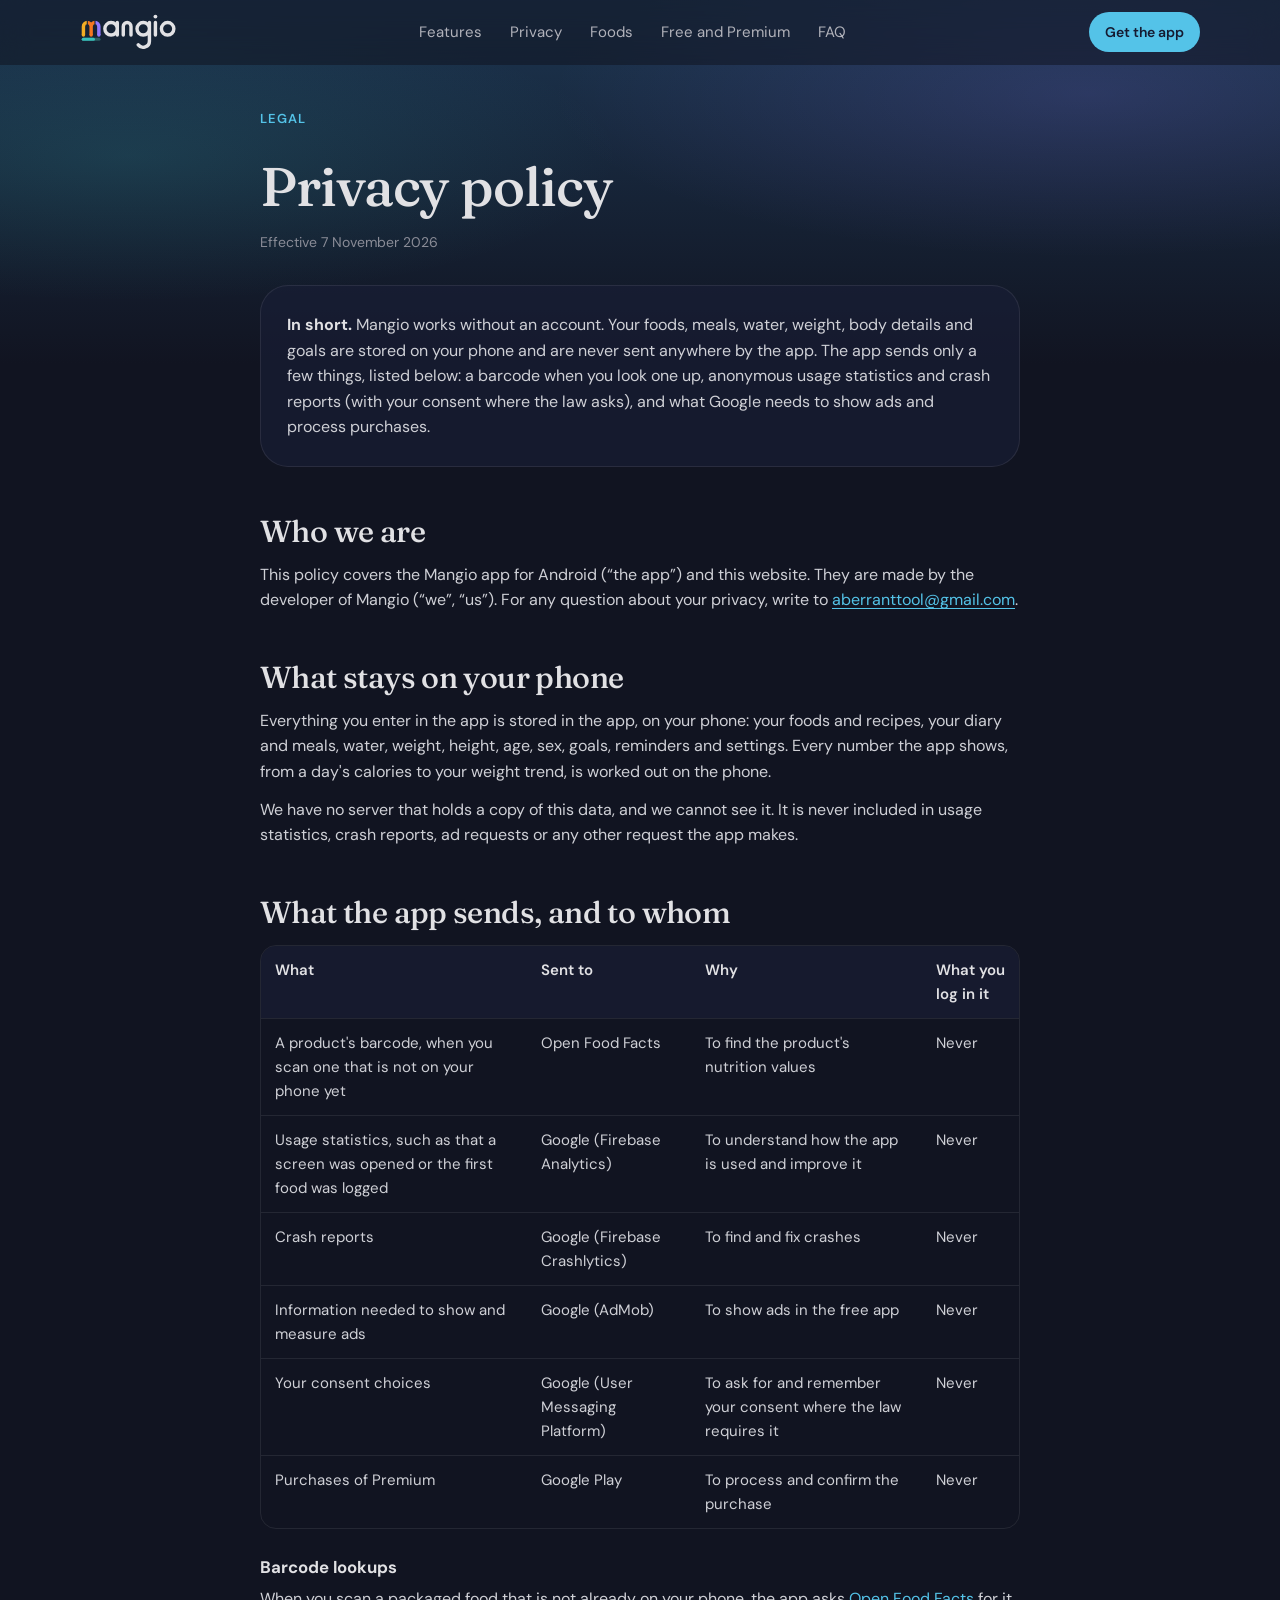
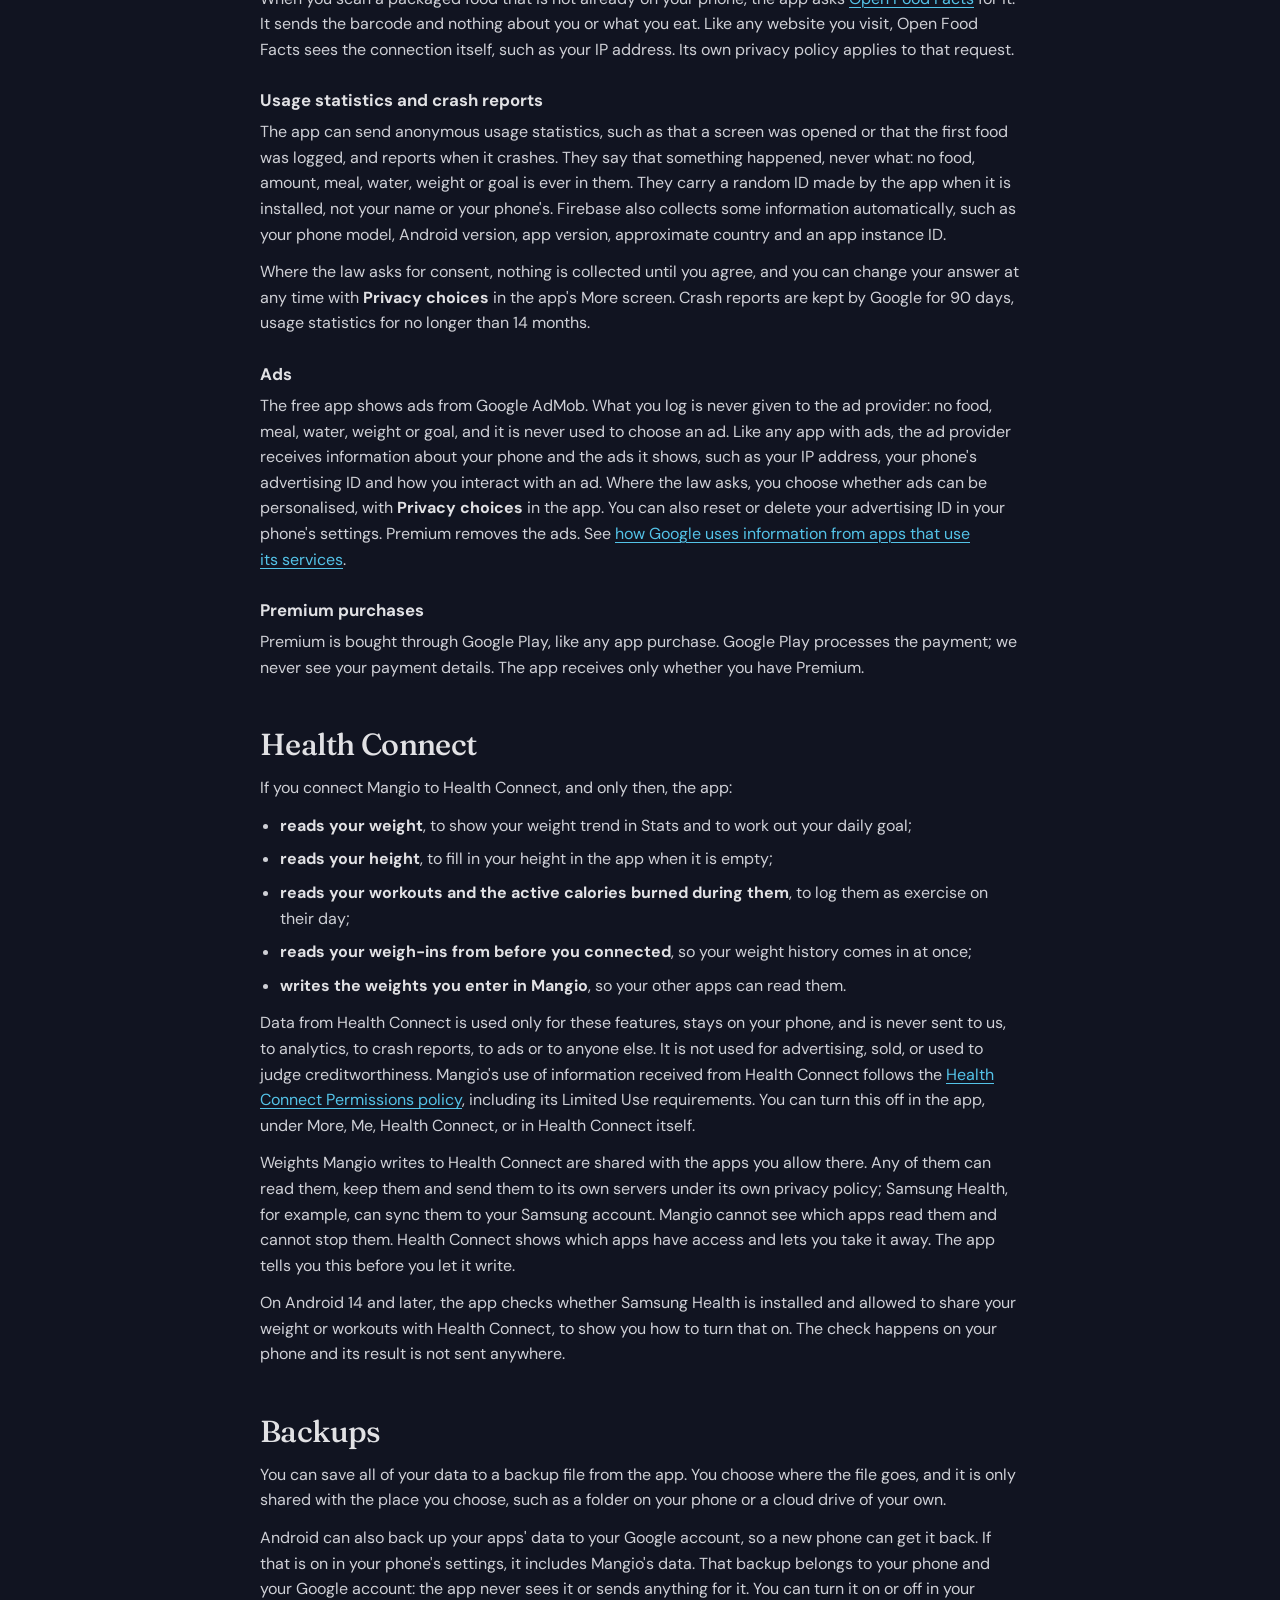
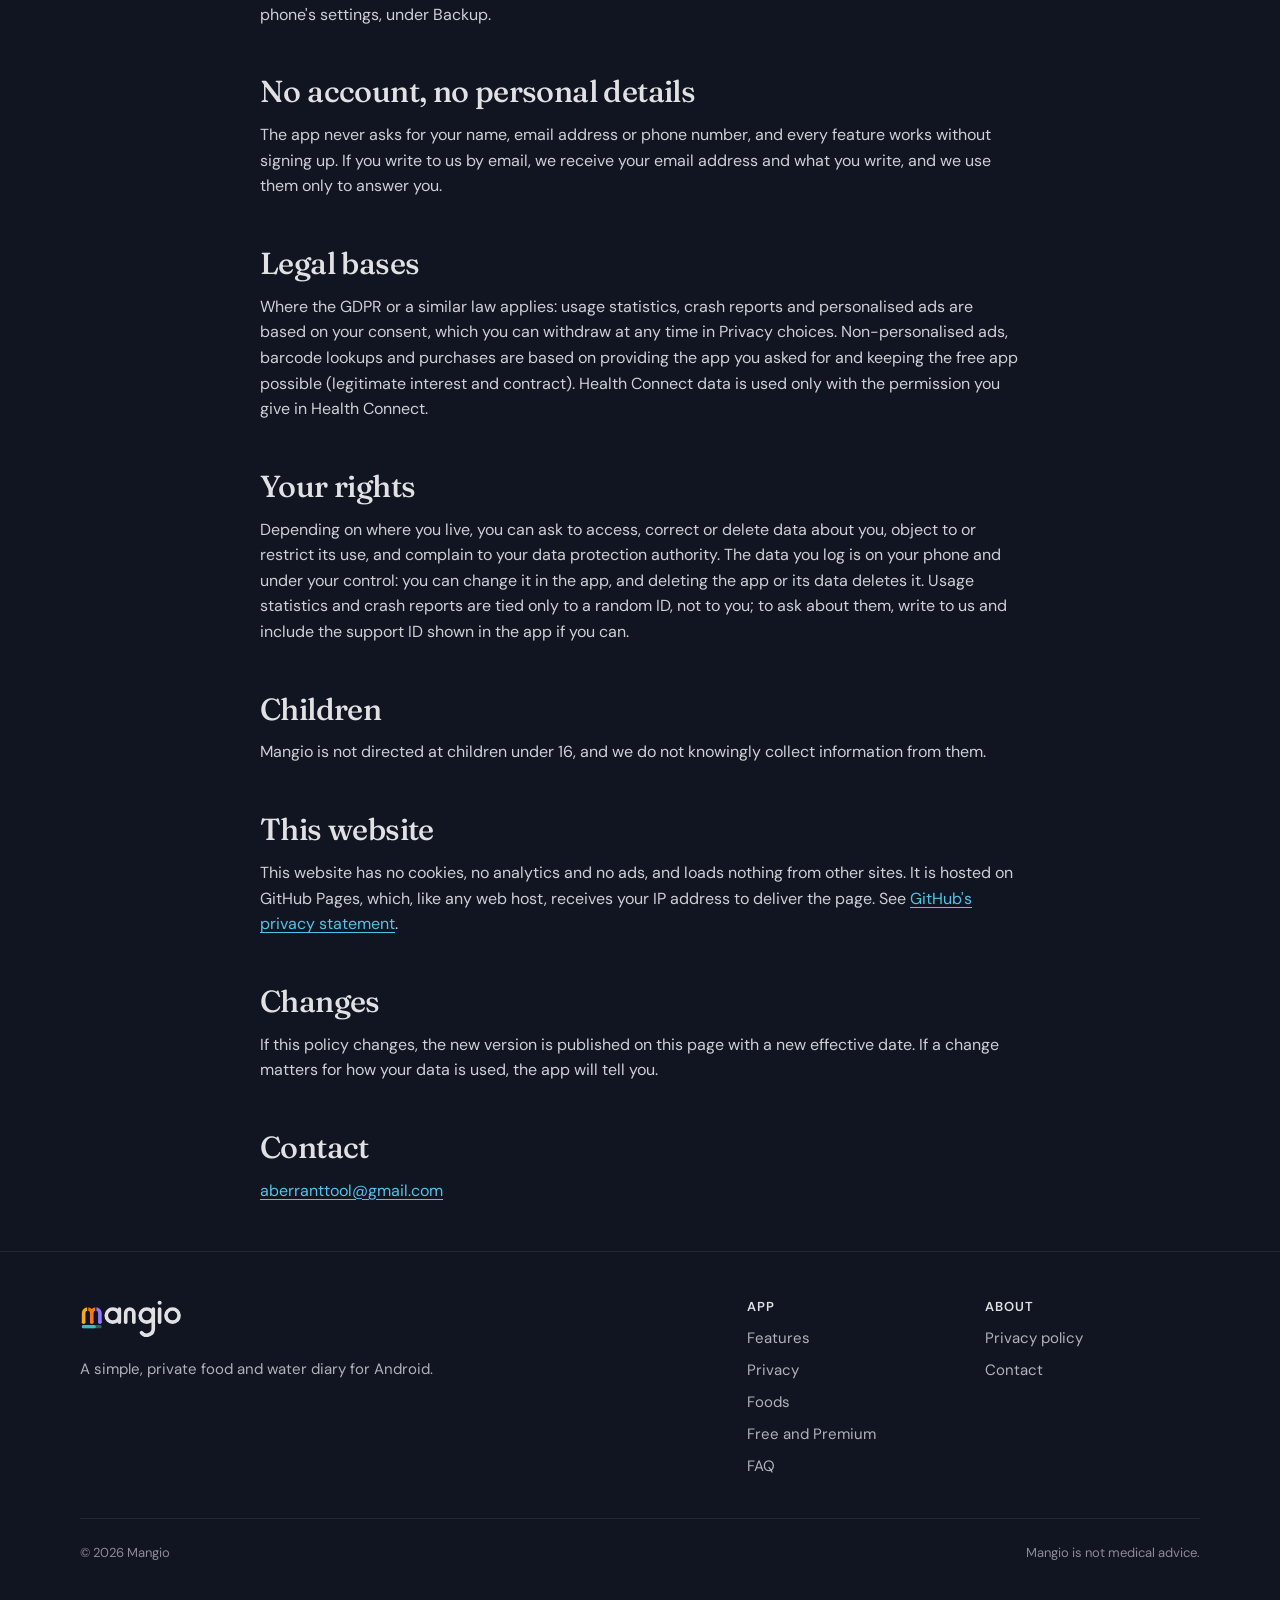
<file: privacy/index.html>
<!doctype html>
<html lang="en">
<head>
  <meta charset="utf-8">
  <meta name="viewport" content="width=device-width, initial-scale=1, viewport-fit=cover">
  <title>Privacy policy · Mangio</title>
  <meta name="description" content="What Mangio keeps on your phone, what it sends and to whom, and your choices. What you log is never sent anywhere.">
  <link rel="canonical" href="https://mangiodiary.com/privacy/">
  <meta name="theme-color" content="#111421">
  <meta name="color-scheme" content="dark">
  <link rel="icon" href="/favicon.svg" type="image/svg+xml">
  <link rel="apple-touch-icon" href="/assets/img/apple-touch-icon.png">
  <meta property="og:type" content="article">
  <meta property="og:site_name" content="Mangio">
  <meta property="og:title" content="Mangio privacy policy">
  <meta property="og:url" content="https://mangiodiary.com/privacy/">
  <link rel="preload" href="/assets/fonts/fraunces.woff2" as="font" type="font/woff2" crossorigin>
  <link rel="preload" href="/assets/fonts/dm-sans.woff2" as="font" type="font/woff2" crossorigin>
  <link rel="stylesheet" href="/assets/css/site.css">
</head>
<body>
  <a class="skip" href="#main">Skip to content</a>
  <div class="backdrop" aria-hidden="true" style="height:520px"></div>

  <header class="site-header">
    <nav class="wrap nav" aria-label="Main">
      <a class="brand" href="/" aria-label="Mangio home">
        <svg viewBox="6 9 226 84" aria-hidden="true"><use href="#wordmark"/></svg>
      </a>
      <ul class="nav-links">
        <li><a href="/#features">Features</a></li>
        <li><a href="/#privacy">Privacy</a></li>
        <li><a href="/#foods">Foods</a></li>
        <li><a href="/#plans">Free and Premium</a></li>
        <li><a href="/#faq">FAQ</a></li>
      </ul>
      <a class="btn btn-primary btn-small" href="/#get">Get the app</a>
    </nav>
  </header>

  <main id="main" class="wrap">
    <article class="doc">
      <span class="eyebrow">Legal</span>
      <h1>Privacy policy</h1>
      <p class="updated">Effective 7 November 2026</p>

      <div class="card summary">
        <p style="margin-top:0"><strong>In short.</strong> Mangio works without an account. Your foods, meals, water, weight, body details and goals are stored on your phone and are never sent anywhere by the app. The app sends only a few things, listed below: a barcode when you look one up, anonymous usage statistics and crash reports (with your consent where the law asks), and what Google needs to show ads and process purchases.</p>
      </div>

      <h2>Who we are</h2>
      <p>This policy covers the Mangio app for Android (“the app”) and this website. They are made by the developer of Mangio (“we”, “us”). For any question about your privacy, write to <a href="mailto:aberranttool@gmail.com">aberranttool@gmail.com</a>.</p>

      <h2>What stays on your phone</h2>
      <p>Everything you enter in the app is stored in the app, on your phone: your foods and recipes, your diary and meals, water, weight, height, age, sex, goals, reminders and settings. Every number the app shows, from a day's calories to your weight trend, is worked out on the phone.</p>
      <p>We have no server that holds a copy of this data, and we cannot see it. It is never included in usage statistics, crash reports, ad requests or any other request the app makes.</p>

      <h2>What the app sends, and to whom</h2>
      <div class="table-wrap">
        <table>
          <thead>
            <tr><th>What</th><th>Sent to</th><th>Why</th><th>What you log in it</th></tr>
          </thead>
          <tbody>
            <tr><td>A product's barcode, when you scan one that is not on your phone yet</td><td>Open Food Facts</td><td>To find the product's nutrition values</td><td>Never</td></tr>
            <tr><td>Usage statistics, such as that a screen was opened or the first food was logged</td><td>Google (Firebase Analytics)</td><td>To understand how the app is used and improve it</td><td>Never</td></tr>
            <tr><td>Crash reports</td><td>Google (Firebase Crashlytics)</td><td>To find and fix crashes</td><td>Never</td></tr>
            <tr><td>Information needed to show and measure ads</td><td>Google (AdMob)</td><td>To show ads in the free app</td><td>Never</td></tr>
            <tr><td>Your consent choices</td><td>Google (User Messaging Platform)</td><td>To ask for and remember your consent where the law requires it</td><td>Never</td></tr>
            <tr><td>Purchases of Premium</td><td>Google Play</td><td>To process and confirm the purchase</td><td>Never</td></tr>
          </tbody>
        </table>
      </div>

      <h3>Barcode lookups</h3>
      <p>When you scan a packaged food that is not already on your phone, the app asks <a href="https://world.openfoodfacts.org">Open Food Facts</a> for it. It sends the barcode and nothing about you or what you eat. Like any website you visit, Open Food Facts sees the connection itself, such as your IP address. Its own privacy policy applies to that request.</p>

      <h3>Usage statistics and crash reports</h3>
      <p>The app can send anonymous usage statistics, such as that a screen was opened or that the first food was logged, and reports when it crashes. They say that something happened, never what: no food, amount, meal, water, weight or goal is ever in them. They carry a random ID made by the app when it is installed, not your name or your phone's. Firebase also collects some information automatically, such as your phone model, Android version, app version, approximate country and an app instance ID.</p>
      <p>Where the law asks for consent, nothing is collected until you agree, and you can change your answer at any time with <strong>Privacy choices</strong> in the app's More screen. Crash reports are kept by Google for 90 days, usage statistics for no longer than 14 months.</p>

      <h3>Ads</h3>
      <p>The free app shows ads from Google AdMob. What you log is never given to the ad provider: no food, meal, water, weight or goal, and it is never used to choose an ad. Like any app with ads, the ad provider receives information about your phone and the ads it shows, such as your IP address, your phone's advertising ID and how you interact with an ad. Where the law asks, you choose whether ads can be personalised, with <strong>Privacy choices</strong> in the app. You can also reset or delete your advertising ID in your phone's settings. Premium removes the ads. See <a href="https://policies.google.com/technologies/partner-sites">how Google uses information from apps that use its services</a>.</p>

      <h3>Premium purchases</h3>
      <p>Premium is bought through Google Play, like any app purchase. Google Play processes the payment; we never see your payment details. The app receives only whether you have Premium.</p>

      <h2>Health Connect</h2>
      <p>If you connect Mangio to Health Connect, and only then, the app:</p>
      <ul>
        <li><strong>reads your weight</strong>, to show your weight trend in Stats and to work out your daily goal;</li>
        <li><strong>reads your height</strong>, to fill in your height in the app when it is empty;</li>
        <li><strong>reads your workouts and the active calories burned during them</strong>, to log them as exercise on their day;</li>
        <li><strong>reads your weigh-ins from before you connected</strong>, so your weight history comes in at once;</li>
        <li><strong>writes the weights you enter in Mangio</strong>, so your other apps can read them.</li>
      </ul>
      <p>Data from Health Connect is used only for these features, stays on your phone, and is never sent to us, to analytics, to crash reports, to ads or to anyone else. It is not used for advertising, sold, or used to judge creditworthiness. Mangio's use of information received from Health Connect follows the <a href="https://support.google.com/googleplay/android-developer/answer/12991134">Health Connect Permissions policy</a>, including its Limited Use requirements. You can turn this off in the app, under More, Me, Health Connect, or in Health Connect itself.</p>
      <p>Weights Mangio writes to Health Connect are shared with the apps you allow there. Any of them can read them, keep them and send them to its own servers under its own privacy policy; Samsung Health, for example, can sync them to your Samsung account. Mangio cannot see which apps read them and cannot stop them. Health Connect shows which apps have access and lets you take it away. The app tells you this before you let it write.</p>
      <p>On Android 14 and later, the app checks whether Samsung Health is installed and allowed to share your weight or workouts with Health Connect, to show you how to turn that on. The check happens on your phone and its result is not sent anywhere.</p>

      <h2>Backups</h2>
      <p>You can save all of your data to a backup file from the app. You choose where the file goes, and it is only shared with the place you choose, such as a folder on your phone or a cloud drive of your own.</p>
      <p>Android can also back up your apps' data to your Google account, so a new phone can get it back. If that is on in your phone's settings, it includes Mangio's data. That backup belongs to your phone and your Google account: the app never sees it or sends anything for it. You can turn it on or off in your phone's settings, under Backup.</p>

      <h2>No account, no personal details</h2>
      <p>The app never asks for your name, email address or phone number, and every feature works without signing up. If you write to us by email, we receive your email address and what you write, and we use them only to answer you.</p>

      <h2>Legal bases</h2>
      <p>Where the GDPR or a similar law applies: usage statistics, crash reports and personalised ads are based on your consent, which you can withdraw at any time in Privacy choices. Non-personalised ads, barcode lookups and purchases are based on providing the app you asked for and keeping the free app possible (legitimate interest and contract). Health Connect data is used only with the permission you give in Health Connect.</p>

      <h2>Your rights</h2>
      <p>Depending on where you live, you can ask to access, correct or delete data about you, object to or restrict its use, and complain to your data protection authority. The data you log is on your phone and under your control: you can change it in the app, and deleting the app or its data deletes it. Usage statistics and crash reports are tied only to a random ID, not to you; to ask about them, write to us and include the support ID shown in the app if you can.</p>

      <h2>Children</h2>
      <p>Mangio is not directed at children under 16, and we do not knowingly collect information from them.</p>

      <h2>This website</h2>
      <p>This website has no cookies, no analytics and no ads, and loads nothing from other sites. It is hosted on GitHub Pages, which, like any web host, receives your IP address to deliver the page. See <a href="https://docs.github.com/en/site-policy/privacy-policies/github-general-privacy-statement">GitHub's privacy statement</a>.</p>

      <h2>Changes</h2>
      <p>If this policy changes, the new version is published on this page with a new effective date. If a change matters for how your data is used, the app will tell you.</p>

      <h2>Contact</h2>
      <p><a href="mailto:aberranttool@gmail.com">aberranttool@gmail.com</a></p>
    </article>
  </main>

  <footer class="site-footer">
    <div class="wrap">
      <div class="footer-grid">
        <div>
          <a class="brand" href="/" aria-label="Mangio home">
            <svg viewBox="6 9 226 84" aria-hidden="true"><use href="#wordmark"/></svg>
          </a>
          <p>A simple, private food and water diary for Android.</p>
        </div>
        <div class="footer-cols">
          <div>
            <h2>App</h2>
            <ul>
              <li><a href="/#features">Features</a></li>
              <li><a href="/#privacy">Privacy</a></li>
              <li><a href="/#foods">Foods</a></li>
              <li><a href="/#plans">Free and Premium</a></li>
              <li><a href="/#faq">FAQ</a></li>
            </ul>
          </div>
          <div>
            <h2>About</h2>
            <ul>
              <li><a href="/privacy/">Privacy policy</a></li>
              <li><a href="mailto:aberranttool@gmail.com">Contact</a></li>
            </ul>
          </div>
        </div>
      </div>
      <div class="legal">
        <span>© <span data-year>2026</span> Mangio</span>
        <span>Mangio is not medical advice.</span>
      </div>
    </div>
  </footer>

  <svg width="0" height="0" style="position:absolute" aria-hidden="true" focusable="false">
    <defs>
      <clipPath id="mark-clip"><path d="M0,0 H21.75 V100 H0 Z M24.25,0 H39.75 V100 H24.25 Z M42.25,0 H70 V100 H42.25 Z"/></clipPath>
      <g id="mark">
        <g clip-path="url(#mark-clip)" fill="none" stroke-width="8">
          <path d="M14,58 V38 A9,9 0 0,1 23,29" stroke="#F2AD24"/>
          <path d="M23,29 A9,9 0 0,1 32,38 V58 M32,38 A9,9 0 0,1 41,29" stroke="#F47621"/>
          <path d="M41,29 A9,9 0 0,1 50,38 V58" stroke="#8F78FF"/>
          <circle cx="14" cy="58" r="4" fill="#F2AD24" stroke="none"/>
          <circle cx="32" cy="58" r="4" fill="#F47621" stroke="none"/>
          <circle cx="50" cy="58" r="4" fill="#8F78FF" stroke="none"/>
        </g>
        <path d="M13.5,64.5 H50.5 A3.5,3.5 0 0,1 50.5,71.5 H13.5 A3.5,3.5 0 0,1 13.5,64.5 Z" fill="#2A5F63"/>
        <path d="M13.5,64.5 H37.5 A3.5,3.5 0 0,1 37.5,71.5 H13.5 A3.5,3.5 0 0,1 13.5,64.5 Z" fill="#38BFBA"/>
      </g>
      <g id="wordmark">
        <use href="#mark"/>
        <path d="M64,43.5 A14.5,14.5 0 1,0 93,43.5 A14.5,14.5 0 1,0 64,43.5 M93,29 V58 M107,58 V38 A9,9 0 0,1 125,38 V58 M139,43.5 A14.5,14.5 0 1,0 168,43.5 A14.5,14.5 0 1,0 139,43.5 M168,29 V72 A14.5,14.5 0 0,1 142,81 M182,29 V58 M196,43.5 A14.5,14.5 0 1,0 225,43.5 A14.5,14.5 0 1,0 196,43.5" fill="none" stroke="#e1e1e4" stroke-width="8" stroke-linecap="round"/>
        <circle cx="182" cy="15" r="4.5" fill="#e1e1e4"/>
      </g>
    </defs>
  </svg>

  <script src="/assets/js/site.js" defer></script>
</body>
</html>
</file>
<file: assets/css/site.css>
/* Mangio website. Dark only, colours from the app's dark theme (core/design Theme.kt, colors.xml). */

@font-face {
  font-family: "Fraunces";
  src: url("../fonts/fraunces.woff2") format("woff2");
  font-weight: 100 900;
  font-style: normal;
  font-display: swap;
}

@font-face {
  font-family: "DM Sans";
  src: url("../fonts/dm-sans.woff2") format("woff2");
  font-weight: 100 1000;
  font-style: normal;
  font-display: swap;
}

:root {
  color-scheme: dark;

  /* App theme */
  --bg: #111421;
  --bg-deep: #0c0e18;
  --bg-top: #1c3550;
  --surface: #1a1f38;
  --surface-soft: rgba(26, 31, 56, 0.6);
  --text: #e1e1e4;
  --muted: #b1b2ba;
  --faint: #8a8c97;
  --primary: #54c3e8;
  --on-primary: #151a30;
  --line: rgba(225, 225, 228, 0.09);
  --line-strong: rgba(225, 225, 228, 0.16);

  /* Nutrient colours, as in the app and its logo */
  --calories: #38bfba;
  --carbs: #f2ad24;
  --protein: #f47621;
  --fat: #8f78ff;
  --water: #4a90e8;
  --success: #48c942;

  --serif: "Fraunces", Georgia, "Times New Roman", serif;
  --sans: "DM Sans", system-ui, -apple-system, "Segoe UI", Roboto, sans-serif;

  --gutter: 20px;
  --max: 1160px;
  --radius-lg: 28px;
  --radius-md: 20px;
}

*,
*::before,
*::after {
  box-sizing: border-box;
}

html {
  -webkit-text-size-adjust: 100%;
  text-size-adjust: 100%;
  scroll-behavior: smooth;
  scroll-padding-top: 84px;
}

@media (prefers-reduced-motion: reduce) {
  html {
    scroll-behavior: auto;
  }

  *,
  *::before,
  *::after {
    transition: none !important;
    animation: none !important;
  }
}

body {
  margin: 0;
  background: var(--bg);
  color: var(--text);
  font-family: var(--sans);
  font-size: 16px;
  line-height: 1.6;
  -webkit-font-smoothing: antialiased;
  overflow-x: hidden;
}

img,
svg {
  display: block;
  max-width: 100%;
}

a {
  color: var(--primary);
  text-decoration-thickness: 1px;
  text-underline-offset: 3px;
}

a:hover {
  color: #8ad8f2;
}

:focus-visible {
  outline: 2px solid var(--primary);
  outline-offset: 3px;
  border-radius: 6px;
}

h1,
h2,
h3 {
  font-family: var(--serif);
  font-weight: 500;
  line-height: 1.08;
  letter-spacing: -0.02em;
  margin: 0;
  text-wrap: balance;
  font-variation-settings: "SOFT" 50, "WONK" 0;
}

h1 {
  font-size: clamp(2.6rem, 9vw, 4.5rem);
}

h2 {
  font-size: clamp(2rem, 6.4vw, 3.1rem);
}

h3 {
  font-size: 1.35rem;
  line-height: 1.25;
  letter-spacing: -0.01em;
}

p {
  margin: 0;
  text-wrap: pretty;
}

.wrap {
  width: 100%;
  max-width: var(--max);
  margin: 0 auto;
  padding: 0 var(--gutter);
}

.skip {
  position: absolute;
  left: -9999px;
  top: 8px;
  z-index: 100;
  background: var(--primary);
  color: var(--on-primary);
  padding: 8px 14px;
  border-radius: 999px;
}

.skip:focus {
  left: 8px;
}

/* Page background: the app's blue-to-night gradient, with soft nutrient-coloured glows */
.backdrop {
  position: absolute;
  inset: 0 0 auto 0;
  height: 1100px;
  z-index: -1;
  pointer-events: none;
  background:
    radial-gradient(60% 45% at 85% 18%, rgba(143, 120, 255, 0.16), transparent 70%),
    radial-gradient(55% 40% at 10% 30%, rgba(56, 191, 186, 0.14), transparent 70%),
    linear-gradient(180deg, var(--bg-top) 0%, var(--bg) 70%);
}

/* Header */
.site-header {
  position: sticky;
  top: 0;
  z-index: 50;
  backdrop-filter: blur(14px);
  -webkit-backdrop-filter: blur(14px);
  background: rgba(17, 20, 33, 0.55);
  border-bottom: 1px solid transparent;
  transition: border-color 0.2s, background 0.2s;
}

.site-header.scrolled {
  background: rgba(17, 20, 33, 0.82);
  border-bottom-color: var(--line);
}

.nav {
  display: flex;
  align-items: center;
  justify-content: space-between;
  gap: 16px;
  height: 64px;
}

.brand {
  display: inline-flex;
  align-items: center;
  color: var(--text);
}

.brand svg {
  height: 36px;
  width: auto;
}

.nav-links {
  display: none;
  list-style: none;
  margin: 0;
  padding: 0;
  gap: 28px;
}

.nav-links a {
  color: var(--muted);
  text-decoration: none;
  font-size: 15px;
}

.nav-links a:hover {
  color: var(--text);
}

@media (min-width: 820px) {
  .nav-links {
    display: flex;
  }
}

/* Buttons */
.btn {
  display: inline-flex;
  align-items: center;
  justify-content: center;
  gap: 10px;
  min-height: 48px;
  padding: 0 22px;
  border-radius: 999px;
  font-family: var(--sans);
  font-size: 15px;
  font-weight: 600;
  text-decoration: none;
  white-space: nowrap;
  transition: transform 0.15s, background 0.15s, border-color 0.15s;
}

.btn:active {
  transform: scale(0.98);
}

.btn-primary {
  background: var(--primary);
  color: var(--on-primary);
}

.btn-primary:hover {
  background: #7bd3ef;
  color: var(--on-primary);
}

.btn-ghost {
  color: var(--text);
  border: 1px solid var(--line-strong);
  background: rgba(225, 225, 228, 0.03);
}

.btn-ghost:hover {
  color: var(--text);
  border-color: rgba(225, 225, 228, 0.32);
}

.btn-small {
  min-height: 40px;
  padding: 0 16px;
  font-size: 14px;
}

/* Google Play button, drawn from shapes; "Coming soon" until the listing is live */
.store {
  display: inline-flex;
  align-items: center;
  gap: 12px;
  min-height: 56px;
  padding: 8px 22px 8px 16px;
  border-radius: 16px;
  background: #000;
  border: 1px solid var(--line-strong);
  color: #fff;
  text-decoration: none;
}

.store:hover {
  color: #fff;
  border-color: rgba(225, 225, 228, 0.36);
}

.store svg {
  width: 26px;
  height: 28px;
  flex: none;
}

.store span {
  display: flex;
  flex-direction: column;
  line-height: 1.15;
}

.store small {
  font-size: 11px;
  letter-spacing: 0.04em;
  text-transform: uppercase;
  color: #c9cad0;
}

.store strong {
  font-size: 19px;
  font-weight: 600;
  letter-spacing: -0.01em;
}

/* Small labels */
.eyebrow {
  display: inline-flex;
  align-items: center;
  gap: 8px;
  font-size: 13px;
  font-weight: 600;
  letter-spacing: 0.08em;
  text-transform: uppercase;
  color: var(--primary);
  margin-bottom: 16px;
}

.pill {
  display: inline-flex;
  align-items: center;
  gap: 10px;
  padding: 6px 14px 6px 6px;
  border-radius: 999px;
  border: 1px solid var(--line-strong);
  background: rgba(26, 31, 56, 0.55);
  color: var(--muted);
  font-size: 14px;
}

.pill b {
  padding: 3px 10px;
  border-radius: 999px;
  background: rgba(84, 195, 232, 0.16);
  color: var(--primary);
  font-size: 12px;
  font-weight: 700;
  letter-spacing: 0.04em;
  text-transform: uppercase;
}

/* Hero */
.hero {
  padding: 40px 0 72px;
}

.hero-grid {
  display: grid;
  gap: 48px;
  align-items: center;
}

.hero h1 {
  margin: 22px 0 20px;
}

.hero h1 em {
  font-style: italic;
  color: var(--primary);
}

.hero h1 .h1-coda {
  display: block;
  margin-top: 0.12em;
  color: var(--muted);
}

.lead {
  font-size: 18px;
  color: var(--muted);
  max-width: 34em;
}

.hero-actions {
  display: flex;
  flex-wrap: wrap;
  gap: 12px;
  margin-top: 30px;
}

.facts {
  display: grid;
  grid-template-columns: repeat(3, minmax(0, 1fr));
  gap: 12px;
  margin: 40px 0 0;
  padding: 0;
  list-style: none;
  max-width: 520px;
}

.facts li {
  border-left: 1px solid var(--line-strong);
  padding-left: 14px;
}

.facts strong {
  display: block;
  font-family: var(--serif);
  font-weight: 500;
  font-size: clamp(1.6rem, 6vw, 2.1rem);
  line-height: 1.1;
  color: var(--text);
}

.facts span {
  display: block;
  font-size: 13px;
  line-height: 1.35;
  color: var(--muted);
  margin-top: 4px;
}

.hero-phones {
  position: relative;
  display: flex;
  justify-content: center;
  padding: 0 0 8px;
}

.hero-phones .phone-back {
  display: none;
}

@media (min-width: 560px) {
  .hero-phones .phone-back {
    display: block;
    position: absolute;
    left: 50%;
    top: 56px;
    transform: translateX(8%) rotate(5deg);
    opacity: 0.85;
  }

  .hero-phones .phone-front {
    transform: translateX(-26%) rotate(-3deg);
  }
}

@media (min-width: 960px) {
  .hero {
    padding: 64px 0 96px;
  }

  .hero-grid {
    grid-template-columns: 1.05fr 1fr;
  }

  .hero-phones {
    min-height: 640px;
  }
}

/* Phone mockup: the Pixel 9 device art from Android Studio (frame, screen, then the mask
   with the camera hole on top). Screen rect from its layout: 1080 x 2424 at (55, 58) in 1198 x 2531. */
.phone {
  position: relative;
  width: min(290px, 74vw);
  aspect-ratio: 1198 / 2531;
  filter: drop-shadow(0 30px 50px rgba(0, 0, 0, 0.55)) drop-shadow(0 0 60px rgba(84, 195, 232, 0.16));
}

.phone .frame,
.phone .screen,
.phone .mask {
  position: absolute;
  display: block;
}

.phone .frame {
  inset: 0;
  width: 100%;
  height: 100%;
}

.phone .screen,
.phone .mask {
  left: 4.591%;
  top: 2.292%;
  width: 90.150%;
  height: 95.772%;
}

.phone .screen {
  object-fit: cover;
  border-radius: 8.06% / 3.59%;
  background: var(--bg);
}

.phone .mask {
  pointer-events: none;
}

/* Sections */
.section {
  padding: 72px 0;
}

@media (min-width: 960px) {
  .section {
    padding: 112px 0;
  }
}

.section-head {
  max-width: 720px;
  margin-bottom: 40px;
}

.section-head p {
  margin-top: 18px;
  font-size: 18px;
  color: var(--muted);
}

.center {
  text-align: center;
  margin-left: auto;
  margin-right: auto;
}

.card {
  background: var(--surface-soft);
  border: 1px solid var(--line);
  border-radius: var(--radius-lg);
  padding: 26px;
}

.card p {
  color: var(--muted);
  margin-top: 10px;
}

.grid-3 {
  display: grid;
  gap: 16px;
}

@media (min-width: 760px) {
  .grid-3 {
    grid-template-columns: repeat(3, 1fr);
  }
}

.icon-dot {
  width: 48px;
  height: 48px;
  border-radius: 50%;
  display: grid;
  place-items: center;
  margin-bottom: 20px;
  border: 3px solid currentColor;
}

.icon-dot svg {
  width: 22px;
  height: 22px;
}

.c-calories { color: var(--calories); }
.c-carbs { color: var(--carbs); }
.c-protein { color: var(--protein); }
.c-fat { color: var(--fat); }
.c-water { color: var(--water); }
.c-primary { color: var(--primary); }

/* Feature switcher */
.features {
  display: grid;
  gap: 40px;
  align-items: center;
}

.features .phone-wrap {
  display: flex;
  justify-content: center;
}

.feature-list {
  display: grid;
  gap: 10px;
  margin: 0;
  padding: 0;
  list-style: none;
}

.feature-tab {
  width: 100%;
  text-align: left;
  font: inherit;
  color: inherit;
  cursor: pointer;
  background: transparent;
  border: 1px solid transparent;
  border-radius: var(--radius-md);
  padding: 18px 20px;
  display: grid;
  grid-template-columns: auto 1fr;
  gap: 4px 16px;
  transition: background 0.2s, border-color 0.2s;
}

.feature-tab:hover {
  background: rgba(26, 31, 56, 0.4);
}

.feature-tab[aria-selected="true"] {
  background: var(--surface-soft);
  border-color: var(--line-strong);
}

.feature-tab .num {
  grid-row: span 2;
  font-family: var(--serif);
  font-size: 15px;
  color: var(--faint);
  padding-top: 3px;
}

.feature-tab[aria-selected="true"] .num {
  color: var(--primary);
}

.feature-tab h3 {
  font-size: 1.25rem;
}

.feature-tab p {
  color: var(--muted);
  font-size: 15px;
}

.phone-swap .screen {
  transition: opacity 0.25s;
}

/* 7 days / 3 months switch under the phone, shown with the trends feature */
.phone-wrap {
  flex-direction: column;
  align-items: center;
  gap: 18px;
}

.span-switch {
  display: inline-flex;
  padding: 4px;
  border-radius: 999px;
  border: 1px solid var(--line-strong);
  background: rgba(26, 31, 56, 0.6);
}

.span-switch[hidden] {
  display: none;
}

.span-switch button {
  font: inherit;
  font-size: 14px;
  font-weight: 600;
  color: var(--muted);
  background: transparent;
  border: 0;
  border-radius: 999px;
  padding: 8px 16px;
  min-height: 36px;
  cursor: pointer;
}

.span-switch button[aria-pressed="true"] {
  background: var(--primary);
  color: var(--on-primary);
}

@media (min-width: 900px) {
  .features {
    grid-template-columns: 1fr 1fr;
    gap: 64px;
  }

  .features .phone-wrap {
    order: 2;
  }

  .phone-swap {
    width: 310px;
  }
}

/* "And also" grid */
.also {
  display: grid;
  gap: 12px;
  margin-top: 56px;
}

@media (min-width: 560px) {
  .also {
    grid-template-columns: repeat(2, 1fr);
  }
}

@media (min-width: 960px) {
  .also {
    grid-template-columns: repeat(3, 1fr);
  }
}

.also .card {
  padding: 22px;
  border-radius: var(--radius-md);
}

.also h3 {
  font-family: var(--sans);
  font-weight: 600;
  font-size: 1.05rem;
  letter-spacing: 0;
  display: flex;
  align-items: center;
  gap: 10px;
}

.also h3 svg {
  width: 20px;
  height: 20px;
  flex: none;
}

.also p {
  font-size: 15px;
  margin-top: 6px;
}

/* The widgets card spans the grid, with the Today widget beside its text */
.also .card.wide {
  grid-column: 1 / -1;
  display: grid;
  gap: 22px;
  align-items: center;
}

.widget-shot {
  width: 100%;
  max-width: 476px;
  height: auto;
  justify-self: center;
  border-radius: 6.7% / 11.3%;
  box-shadow: 0 20px 50px -18px rgba(0, 0, 0, 0.7), 0 0 0 1px rgba(225, 225, 228, 0.06);
}

@media (min-width: 760px) {
  .also .card.wide {
    grid-template-columns: 1fr 1.2fr;
    gap: 40px;
    padding: 32px;
  }

  .widget-shot {
    justify-self: end;
  }
}

/* Private by design */
.promises {
  display: grid;
  gap: 16px;
}

@media (min-width: 640px) {
  .promises {
    grid-template-columns: repeat(2, 1fr);
  }
}

@media (min-width: 1080px) {
  .promises {
    grid-template-columns: repeat(4, 1fr);
  }
}

.sends {
  margin-top: 16px;
  display: grid;
  gap: 20px;
  border-color: rgba(143, 120, 255, 0.28);
  background:
    radial-gradient(70% 120% at 0% 0%, rgba(143, 120, 255, 0.12), transparent 70%),
    var(--surface-soft);
}

.sends h3 {
  font-size: 1.5rem;
}

.sends-link {
  display: inline-block;
  margin-top: 14px;
  font-weight: 600;
  text-decoration: none;
}

.sends-link::after {
  content: " →";
}

.sends ul {
  list-style: none;
  margin: 0;
  padding: 0;
  display: grid;
  gap: 14px;
}

.sends li {
  position: relative;
  padding-left: 22px;
  color: var(--muted);
  font-size: 15px;
}

.sends li::before {
  content: "";
  position: absolute;
  left: 2px;
  top: 0.62em;
  width: 8px;
  height: 8px;
  border-radius: 50%;
  background: var(--fat);
}

.sends li strong {
  color: var(--text);
  font-weight: 600;
}

@media (min-width: 900px) {
  .sends {
    grid-template-columns: 1fr 2fr;
    gap: 48px;
    padding: 36px;
  }
}

/* Food sources */
.sources {
  display: flex;
  flex-wrap: wrap;
  gap: 10px;
  margin: 0;
  padding: 0;
  list-style: none;
}

.sources li {
  border: 1px solid var(--line-strong);
  background: rgba(26, 31, 56, 0.45);
  border-radius: 999px;
  padding: 8px 16px;
  font-size: 14px;
  color: var(--text);
}

.sources li span {
  color: var(--faint);
}

.foods-panel {
  display: grid;
  gap: 32px;
  padding: 32px 26px;
  border-radius: 32px;
  border: 1px solid var(--line);
  background:
    radial-gradient(70% 90% at 100% 0%, rgba(242, 173, 36, 0.1), transparent 60%),
    radial-gradient(60% 90% at 0% 100%, rgba(244, 118, 33, 0.08), transparent 60%),
    var(--surface-soft);
}

@media (min-width: 900px) {
  .foods-panel {
    grid-template-columns: 1.25fr 1fr;
    align-items: start;
    padding: 56px;
    gap: 56px;
  }
}

.curation {
  list-style: none;
  margin: 28px 0 0;
  padding: 0;
  display: grid;
  gap: 18px;
}

.curation li {
  display: grid;
  grid-template-columns: 22px 1fr;
  gap: 14px;
  color: var(--muted);
  font-size: 15px;
}

.curation li svg {
  width: 22px;
  height: 22px;
  margin-top: 1px;
}

.curation strong {
  color: var(--text);
  font-weight: 600;
}

.foods-side h3 {
  font-family: var(--sans);
  font-size: 13px;
  font-weight: 600;
  letter-spacing: 0.08em;
  text-transform: uppercase;
  color: var(--muted);
  margin-bottom: 14px;
}

.foods-side p {
  margin-top: 18px;
  font-size: 14px;
  color: var(--faint);
}

/* Statement */
.statement {
  text-align: center;
}

.statement blockquote {
  margin: 0 auto;
  max-width: 860px;
  font-family: var(--serif);
  font-size: clamp(1.7rem, 5vw, 2.7rem);
  line-height: 1.2;
  letter-spacing: -0.015em;
  text-wrap: balance;
}

.statement blockquote span {
  color: var(--faint);
}

.statement p {
  margin-top: 22px;
  color: var(--muted);
}

/* Plans */
.plans {
  display: grid;
  gap: 16px;
  max-width: 900px;
  margin: 0 auto;
}

@media (min-width: 760px) {
  .plans {
    grid-template-columns: 1fr 1fr;
  }
}

.plan {
  padding: 30px 26px;
}

.plan.premium {
  border-color: rgba(242, 173, 36, 0.38);
  background:
    radial-gradient(90% 60% at 100% 0%, rgba(242, 173, 36, 0.12), transparent 70%),
    var(--surface-soft);
}

.plan .tag {
  font-size: 13px;
  font-weight: 600;
  letter-spacing: 0.08em;
  text-transform: uppercase;
  color: var(--muted);
}

.plan.premium .tag {
  color: var(--carbs);
  display: inline-flex;
  align-items: center;
  gap: 8px;
}

.diamond {
  width: 20px;
  height: 20px;
  flex: none;
}

.plan .diamond-big {
  position: absolute;
  top: 26px;
  right: 26px;
  width: 44px;
  height: 44px;
  opacity: 0.95;
}

.plan {
  position: relative;
}

.plan h3 {
  font-size: 1.9rem;
  margin: 8px 0 6px;
}

.plan ul {
  list-style: none;
  margin: 22px 0 0;
  padding: 22px 0 0;
  border-top: 1px solid var(--line);
  display: grid;
  gap: 12px;
}

.plan li {
  display: grid;
  grid-template-columns: 20px 1fr;
  gap: 12px;
  color: var(--text);
  font-size: 15px;
}

.plan li svg {
  width: 20px;
  height: 20px;
  margin-top: 2px;
  color: var(--calories);
}

.plan.premium li svg {
  color: var(--carbs);
}

.plan li small {
  color: var(--faint);
  font-size: 13px;
}

/* FAQ */
.faq {
  max-width: 820px;
  margin: 0 auto;
  border-top: 1px solid var(--line);
}

.faq details {
  border-bottom: 1px solid var(--line);
}

.faq summary {
  list-style: none;
  cursor: pointer;
  display: flex;
  justify-content: space-between;
  align-items: center;
  gap: 16px;
  padding: 22px 4px;
  font-size: 17px;
  font-weight: 600;
}

.faq summary::-webkit-details-marker {
  display: none;
}

.faq summary::after {
  content: "";
  flex: none;
  width: 12px;
  height: 12px;
  border-right: 2px solid var(--muted);
  border-bottom: 2px solid var(--muted);
  transform: rotate(45deg) translate(-3px, -3px);
  transition: transform 0.2s;
}

.faq details[open] summary::after {
  transform: rotate(-135deg) translate(-3px, -3px);
}

.faq .answer {
  padding: 0 4px 24px;
  color: var(--muted);
  max-width: 44em;
}

.faq .answer p + p {
  margin-top: 10px;
}

/* Closing call to action */
.cta {
  text-align: center;
  padding: 56px 24px;
  border-radius: 36px;
  border: 1px solid var(--line);
  background:
    radial-gradient(60% 80% at 50% 0%, rgba(84, 195, 232, 0.2), transparent 70%),
    radial-gradient(40% 60% at 0% 100%, rgba(143, 120, 255, 0.14), transparent 70%),
    radial-gradient(40% 60% at 100% 100%, rgba(56, 191, 186, 0.14), transparent 70%),
    var(--surface-soft);
}

.cta .mark {
  width: 76px;
  height: auto;
  margin: 0 auto 26px;
}

.cta p {
  margin: 16px auto 0;
  color: var(--muted);
  max-width: 32em;
}

.cta .hero-actions {
  justify-content: center;
}

.cta .note {
  font-size: 14px;
  color: var(--faint);
  margin-top: 18px;
}

@media (min-width: 760px) {
  .cta {
    padding: 88px 48px;
  }
}

/* Footer */
.site-footer {
  border-top: 1px solid var(--line);
  padding: 48px 0 40px;
  margin-top: 24px;
  color: var(--muted);
  font-size: 15px;
}

.footer-grid {
  display: grid;
  gap: 32px;
}

.footer-grid .brand svg {
  height: 38px;
}

.footer-grid p {
  margin-top: 12px;
  max-width: 24em;
}

.footer-cols {
  display: grid;
  grid-template-columns: repeat(2, minmax(0, 1fr));
  gap: 24px;
}

.footer-cols h2 {
  font-family: var(--sans);
  font-size: 13px;
  font-weight: 600;
  letter-spacing: 0.08em;
  text-transform: uppercase;
  color: var(--text);
  margin-bottom: 12px;
}

.footer-cols ul {
  list-style: none;
  margin: 0;
  padding: 0;
  display: grid;
  gap: 8px;
}

.footer-cols a {
  color: var(--muted);
  text-decoration: none;
}

.footer-cols a:hover {
  color: var(--text);
}

.legal {
  margin-top: 40px;
  padding-top: 24px;
  border-top: 1px solid var(--line);
  font-size: 13px;
  color: var(--faint);
  display: flex;
  flex-wrap: wrap;
  justify-content: space-between;
  gap: 8px 24px;
}

@media (min-width: 760px) {
  .footer-grid {
    grid-template-columns: 1.4fr 1fr;
  }
}

/* Long-form pages (privacy policy) */
.doc {
  max-width: 760px;
  margin: 0 auto;
  padding: 40px 0 24px;
}

.doc h1 {
  font-size: clamp(2.3rem, 8vw, 3.4rem);
  margin: 12px 0 14px;
}

.doc .updated {
  color: var(--faint);
  font-size: 14px;
}

.doc .summary {
  margin: 32px 0 8px;
}

.doc h2 {
  font-size: clamp(1.5rem, 5vw, 1.9rem);
  margin: 48px 0 14px;
}

.doc h3 {
  font-family: var(--sans);
  font-size: 1.05rem;
  font-weight: 700;
  letter-spacing: 0;
  margin: 28px 0 8px;
}

.doc p,
.doc li {
  color: #cfd0d6;
}

.doc p + p {
  margin-top: 12px;
}

.doc ul {
  padding-left: 20px;
  margin: 12px 0;
}

.doc li + li {
  margin-top: 8px;
}

.doc strong {
  color: var(--text);
}

.doc .table-wrap {
  overflow-x: auto;
  margin: 16px 0;
  border: 1px solid var(--line);
  border-radius: 16px;
}

.doc table {
  width: 100%;
  border-collapse: collapse;
  font-size: 15px;
  min-width: 560px;
}

.doc th,
.doc td {
  text-align: left;
  vertical-align: top;
  padding: 12px 14px;
  border-bottom: 1px solid var(--line);
  color: #cfd0d6;
}

.doc th {
  color: var(--text);
  font-weight: 600;
  background: rgba(26, 31, 56, 0.6);
}

.doc tr:last-child td {
  border-bottom: 0;
}

/* 404 */
.not-found {
  min-height: 60vh;
  display: grid;
  place-items: center;
  text-align: center;
  padding: 64px 0;
}

.not-found p {
  color: var(--muted);
  margin: 16px 0 28px;
}

/* Reveal on scroll (only when JS runs) */
.js .reveal {
  opacity: 0;
  transform: translateY(16px);
  transition: opacity 0.6s ease, transform 0.6s ease;
}

.js .reveal.in {
  opacity: 1;
  transform: none;
}
</file>
